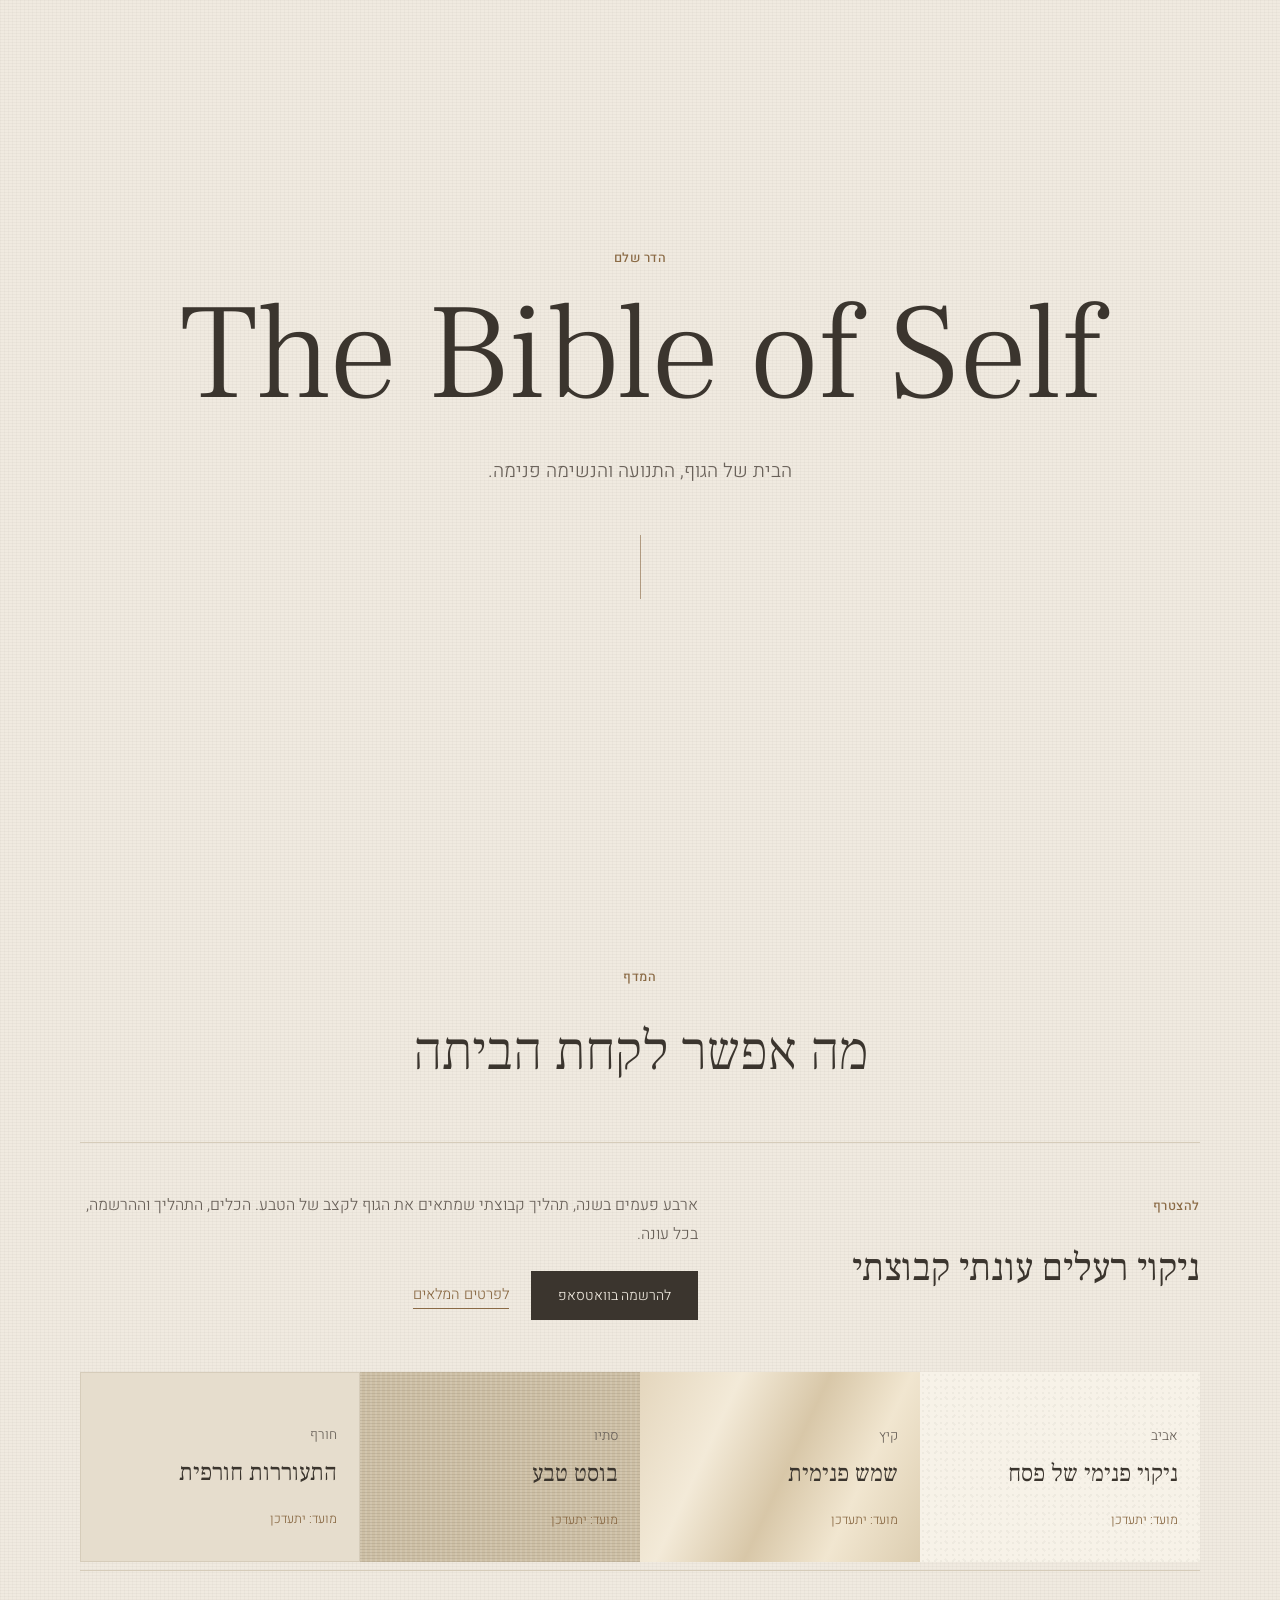
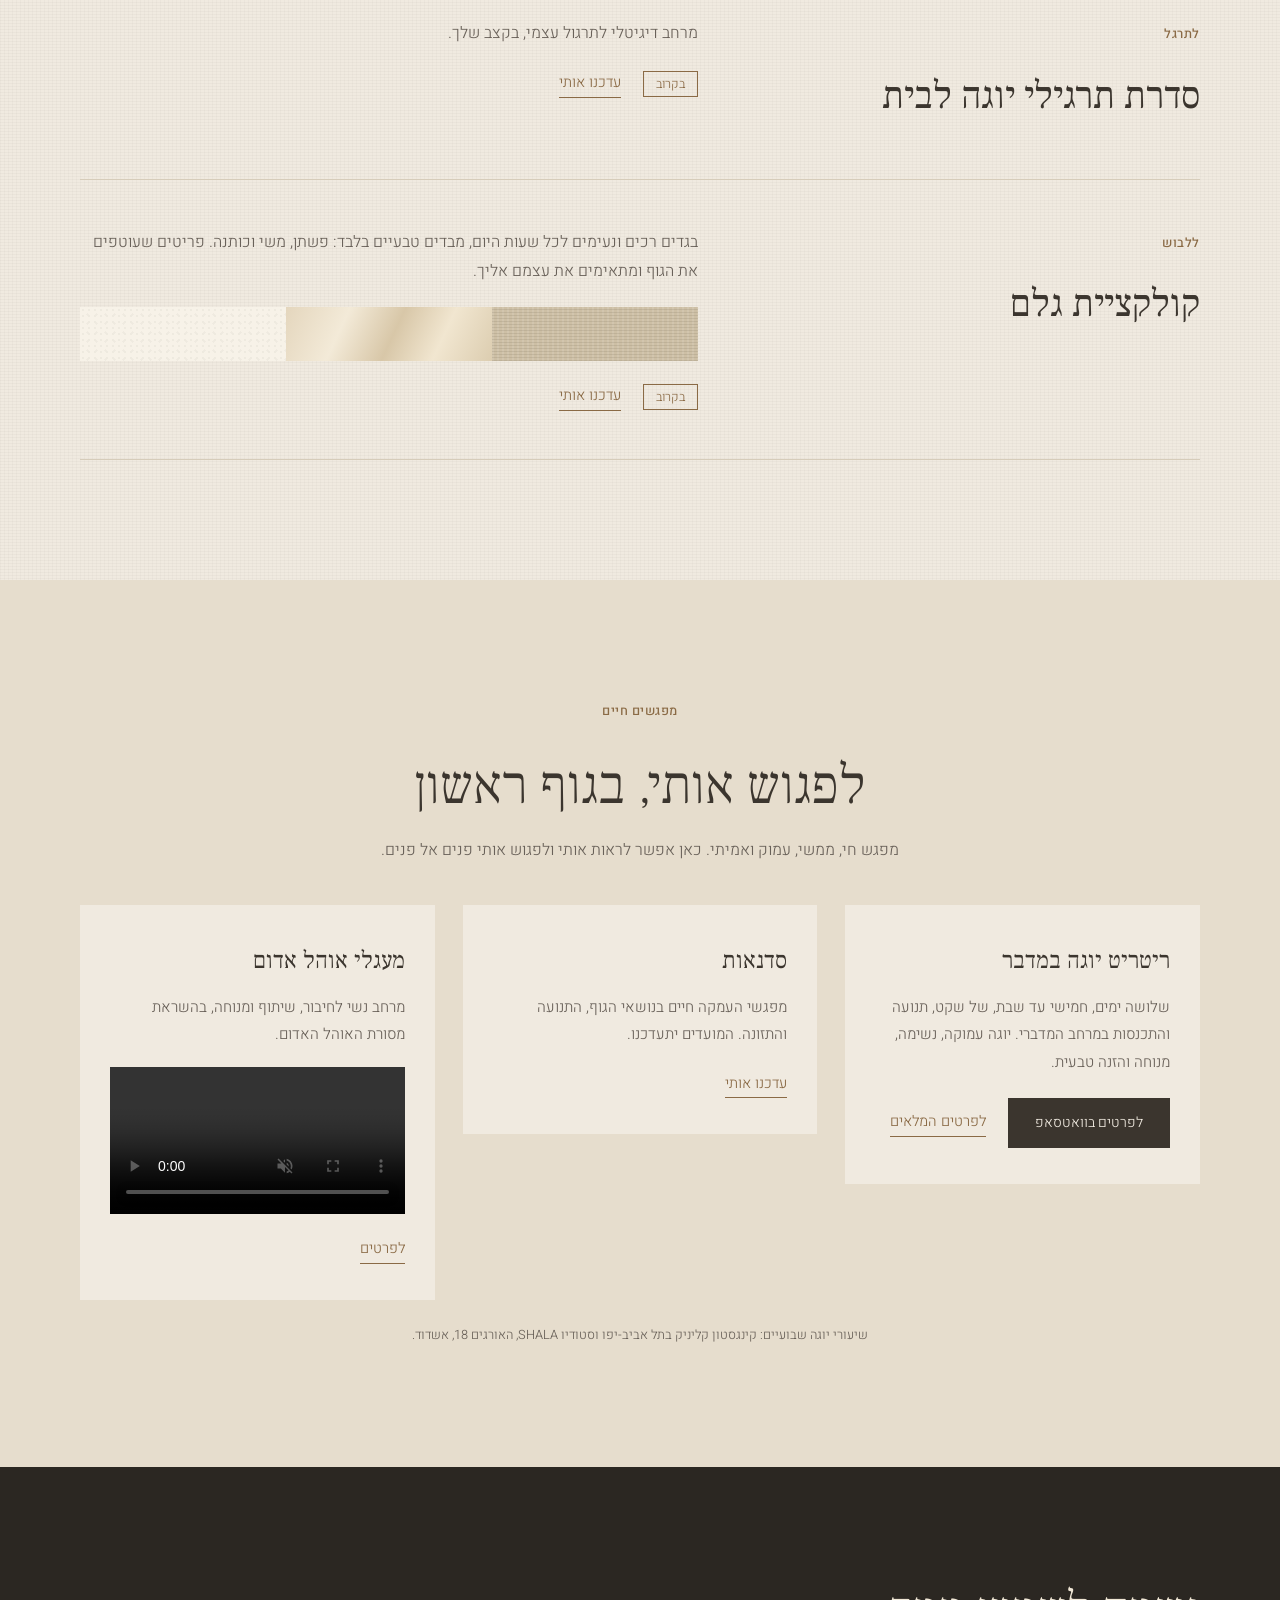
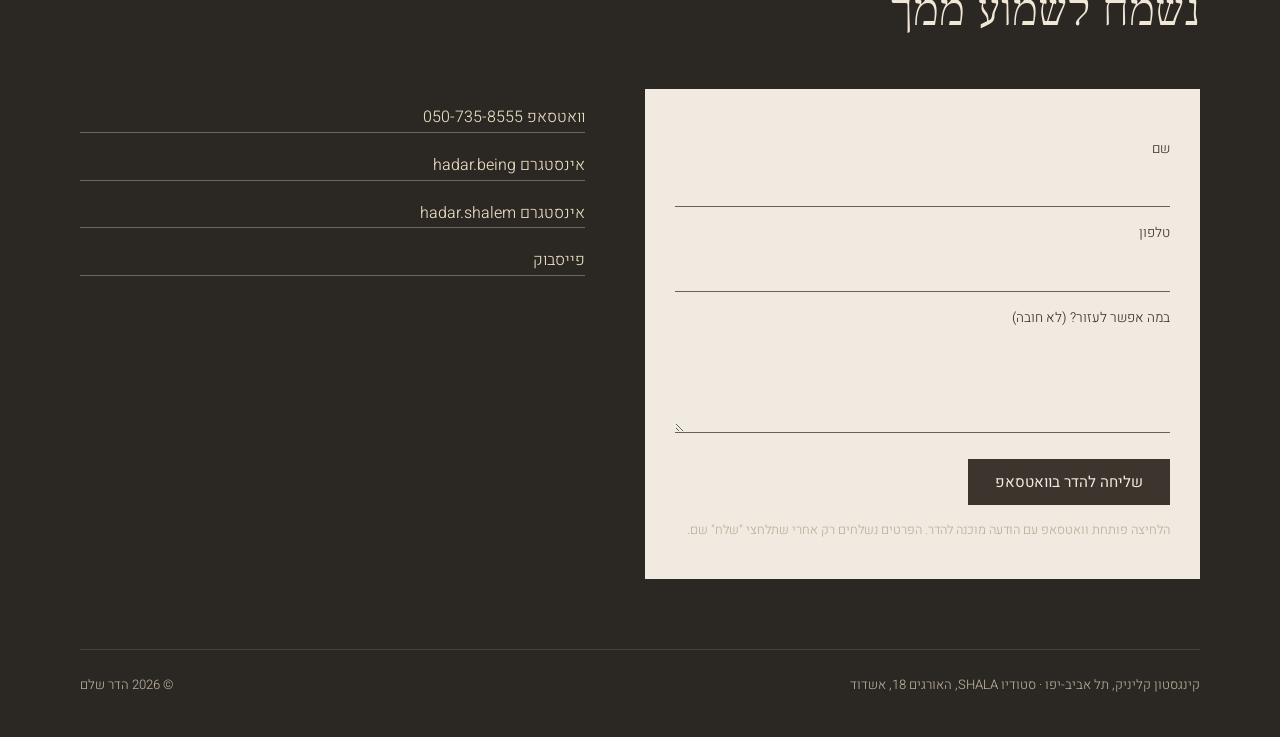
<file: index.html>
<!DOCTYPE html>
<html lang="he" dir="rtl">
<head>
<meta charset="UTF-8">
<meta name="viewport" content="width=device-width, initial-scale=1.0">
<title>The Bible of Self | הדר שלם</title>
<meta name="description" content="The Bible of Self, הבית של הגוף, התנועה והנשימה פנימה. ניקוי רעלים עונתי, יוגה לבית, בגדים רכים ומפגשים חיים עם הדר שלם.">
<link rel="icon" href="data:image/svg+xml,<svg xmlns=%22http://www.w3.org/2000/svg%22 viewBox=%220 0 100 100%22><circle cx=%2250%22 cy=%2250%22 r=%2230%22 fill=%22%238a6a45%22/></svg>">
<link rel="preconnect" href="https://fonts.googleapis.com">
<link rel="preconnect" href="https://fonts.gstatic.com" crossorigin>
<link href="https://fonts.googleapis.com/css2?family=Frank+Ruhl+Libre:wght@300;400;500&family=Heebo:wght@300;400;500&display=swap" rel="stylesheet">
<link rel="stylesheet" href="site.css?v=6">
</head>
<body class="linen">

<header class="b-hero">
  <p class="label">הדר שלם</p>
  <h1 class="b-title">The Bible of Self</h1>
  <p class="b-sub">הבית של הגוף, התנועה והנשימה פנימה.</p>
  <div class="cue" aria-hidden="true"></div>
</header>

<section class="b-section" id="shelf">
  <div class="wrap">
    <div class="head reveal b-head">
      <p class="label">המדף</p>
      <h2>מה אפשר לקחת הביתה</h2>
    </div>

    <div class="b-item reveal">
      <div>
        <p class="label">להצטרף</p>
        <h3>ניקוי רעלים עונתי קבוצתי</h3>
      </div>
      <div>
        <p>ארבע פעמים בשנה, תהליך קבוצתי שמתאים את הגוף לקצב של הטבע. הכלים, התהליך וההרשמה, בכל עונה.</p>
        <p class="b-links"><a class="btn solid" href="https://wa.me/972507358555?text=%D7%A9%D7%9C%D7%95%D7%9D%20%D7%94%D7%93%D7%A8%2C%20%D7%90%D7%A9%D7%9E%D7%97%20%D7%9C%D7%A4%D7%A8%D7%98%D7%99%D7%9D%20%D7%95%D7%9C%D7%94%D7%A8%D7%A9%D7%9E%D7%94%20%D7%9C%D7%A0%D7%99%D7%A7%D7%95%D7%99%20%D7%94%D7%A2%D7%95%D7%A0%D7%AA%D7%99%20%D7%94%D7%A7%D7%91%D7%95%D7%A6%D7%AA%D7%99." target="_blank" rel="noopener">להרשמה בוואטסאפ</a> <a class="b-more" href="seasonal-detox.html">לפרטים המלאים</a></p>
      </div>
    </div>
    <div class="seasons-grid reveal">
      <article class="season f-cotton"><small>אביב</small><h4>ניקוי פנימי של פסח</h4><span>מועד: יתעדכן</span></article>
      <article class="season f-silk"><small>קיץ</small><h4>שמש פנימית</h4><span>מועד: יתעדכן</span></article>
      <article class="season f-linen"><small>סתיו</small><h4>בוסט טבע</h4><span>מועד: יתעדכן</span></article>
      <article class="season bg-deep"><small>חורף</small><h4>התעוררות חורפית</h4><span>מועד: יתעדכן</span></article>
    </div>

    <div class="b-item reveal">
      <div>
        <p class="label">לתרגל</p>
        <h3>סדרת תרגילי יוגה לבית</h3>
      </div>
      <div>
        <p>מרחב דיגיטלי לתרגול עצמי, בקצב שלך.</p>
        <p class="b-links"><span class="soon">בקרוב</span> <a class="b-more" href="https://wa.me/972507358555?text=%D7%A9%D7%9C%D7%95%D7%9D%20%D7%94%D7%93%D7%A8%2C%20%D7%90%D7%A9%D7%9E%D7%97%20%D7%9C%D7%A9%D7%9E%D7%95%D7%A2%20%D7%9B%D7%A9%D7%A1%D7%93%D7%A8%D7%AA%20%D7%AA%D7%A8%D7%92%D7%99%D7%9C%D7%99%20%D7%94%D7%99%D7%95%D7%92%D7%94%20%D7%9C%D7%91%D7%99%D7%AA%20%D7%AA%D7%94%D7%99%D7%94%20%D7%9E%D7%95%D7%9B%D7%A0%D7%94." target="_blank" rel="noopener">עדכנו אותי</a></p>
      </div>
    </div>

    <div class="b-item reveal">
      <div>
        <p class="label">ללבוש</p>
        <h3>קולקציית גלם</h3>
      </div>
      <div>
        <p>בגדים רכים ונעימים לכל שעות היום, מבדים טבעיים בלבד: פשתן, משי וכותנה. פריטים שעוטפים את הגוף ומתאימים את עצמם אליך.</p>
        <div class="fabric-strip" aria-hidden="true"><span class="f-linen"></span><span class="f-silk"></span><span class="f-cotton"></span></div>
        <p class="b-links"><span class="soon">בקרוב</span> <a class="b-more" href="https://wa.me/972507358555?text=%D7%A9%D7%9C%D7%95%D7%9D%20%D7%94%D7%93%D7%A8%2C%20%D7%90%D7%A9%D7%9E%D7%97%20%D7%9C%D7%A9%D7%9E%D7%95%D7%A2%20%D7%9B%D7%A9%D7%A7%D7%95%D7%9C%D7%A7%D7%A6%D7%99%D7%99%D7%AA%20%D7%92%D7%9C%D7%9D%20%D7%AA%D7%94%D7%99%D7%94%20%D7%9E%D7%95%D7%9B%D7%A0%D7%94." target="_blank" rel="noopener">עדכנו אותי</a></p>
      </div>
    </div>
  </div>
</section>

<section class="b-section alt" id="live">
  <div class="wrap">
    <div class="head reveal b-head">
      <p class="label">מפגשים חיים</p>
      <h2>לפגוש אותי, בגוף ראשון</h2>
      <p class="lead b-center">מפגש חי, ממשי, עמוק ואמיתי. כאן אפשר לראות אותי ולפגוש אותי פנים אל פנים.</p>
    </div>
    <div class="live-grid">
      <article class="soft-card reveal">
        <h3>ריטריט יוגה במדבר</h3>
        <p>שלושה ימים, חמישי עד שבת, של שקט, תנועה והתכנסות במרחב המדברי. יוגה עמוקה, נשימה, מנוחה והזנה טבעית.</p>
        <p class="b-links"><a class="btn solid" href="https://wa.me/972507358555?text=%D7%A9%D7%9C%D7%95%D7%9D%20%D7%94%D7%93%D7%A8%2C%20%D7%90%D7%A9%D7%9E%D7%97%20%D7%9C%D7%A4%D7%A8%D7%98%D7%99%D7%9D%20%D7%A2%D7%9C%20%D7%94%D7%A8%D7%99%D7%98%D7%A8%D7%99%D7%98%20%D7%94%D7%A7%D7%A8%D7%95%D7%91." target="_blank" rel="noopener">לפרטים בוואטסאפ</a> <a class="b-more" href="retreat.html">לפרטים המלאים</a></p>
      </article>
      <article class="soft-card reveal">
        <h3>סדנאות</h3>
        <p>מפגשי העמקה חיים בנושאי הגוף, התנועה והתזונה. המועדים יתעדכנו.</p>
        <p class="b-links"><a class="b-more" href="https://wa.me/972507358555?text=%D7%A9%D7%9C%D7%95%D7%9D%20%D7%94%D7%93%D7%A8%2C%20%D7%90%D7%A9%D7%9E%D7%97%20%D7%9C%D7%A9%D7%9E%D7%95%D7%A2%20%D7%A2%D7%9C%20%D7%A1%D7%93%D7%A0%D7%90%D7%95%D7%AA%20%D7%A7%D7%A8%D7%95%D7%91%D7%95%D7%AA." target="_blank" rel="noopener">עדכנו אותי</a></p>
      </article>
      <article class="soft-card reveal">
        <h3>מעגלי אוהל אדום</h3>
        <p>מרחב נשי לחיבור, שיתוף ומנוחה, בהשראת מסורת האוהל האדום.</p>
        <video class="card-video" src="media/red-tent-circle.mp4" controls muted playsinline preload="metadata"></video>
        <p class="b-links"><a class="b-more" href="https://wa.me/972507358555?text=%D7%A9%D7%9C%D7%95%D7%9D%20%D7%94%D7%93%D7%A8%2C%20%D7%90%D7%A9%D7%9E%D7%97%20%D7%9C%D7%A4%D7%A8%D7%98%D7%99%D7%9D%20%D7%A2%D7%9C%20%D7%9E%D7%A2%D7%92%D7%9C%20%D7%94%D7%90%D7%95%D7%94%D7%9C%20%D7%94%D7%90%D7%93%D7%95%D7%9D%20%D7%94%D7%A7%D7%A8%D7%95%D7%91." target="_blank" rel="noopener">לפרטים</a></p>
      </article>
    </div>
    <p class="fine b-center">שיעורי יוגה שבועיים: קינגסטון קליניק בתל אביב-יפו וסטודיו SHALA, האורגים 18, אשדוד.</p>
  </div>
</section>

<footer class="contact" id="contact">
  <div class="wrap">
    <h2>נשמח לשמוע ממך</h2>
    <div class="b-contact">
      <form class="lead-form" id="leadForm">
        <label for="f-name">שם</label>
        <input id="f-name" name="name" type="text" autocomplete="name" required>
        <label for="f-phone">טלפון</label>
        <input id="f-phone" name="phone" type="tel" autocomplete="tel" required>
        <label for="f-msg">במה אפשר לעזור? (לא חובה)</label>
        <textarea id="f-msg" name="msg" rows="3"></textarea>
        <button type="submit" class="btn solid">שליחה להדר בוואטסאפ</button>
        <p class="fine">הלחיצה פותחת וואטסאפ עם הודעה מוכנה להדר. הפרטים נשלחים רק אחרי שתלחצי "שלח" שם.</p>
      </form>
      <div class="row b-row">
        <a href="https://wa.me/972507358555" target="_blank" rel="noopener">וואטסאפ 050-735-8555</a>
        <a href="https://www.instagram.com/hadar.being/" target="_blank" rel="noopener">אינסטגרם hadar.being</a>
        <a href="https://www.instagram.com/hadar.shalem/" target="_blank" rel="noopener">אינסטגרם hadar.shalem</a>
        <a href="https://www.facebook.com/hadar.iluz.7" target="_blank" rel="noopener">פייסבוק</a>
      </div>
    </div>
    <div class="foot">
      <span>קינגסטון קליניק, תל אביב-יפו · סטודיו SHALA, האורגים 18, אשדוד</span>
      <span>&copy; <span id="y"></span> הדר שלם</span>
    </div>
  </div>
</footer>

<script>
document.getElementById('y').textContent = new Date().getFullYear();
var items = document.querySelectorAll('.reveal');
if ('IntersectionObserver' in window) {
  var io = new IntersectionObserver(function (entries) {
    entries.forEach(function (e) { if (e.isIntersecting) { e.target.classList.add('in'); io.unobserve(e.target); } });
  }, { threshold: 0.12 });
  items.forEach(function (el) { io.observe(el); });
} else {
  items.forEach(function (el) { el.classList.add('in'); });
}
document.getElementById('leadForm').addEventListener('submit', function (e) {
  e.preventDefault();
  var f = e.target;
  var text = 'שלום הדר, הגעתי מהאתר.\nשם: ' + f.name.value + '\nטלפון: ' + f.phone.value + (f.msg.value ? '\n' + f.msg.value : '');
  window.open('https://wa.me/972507358555?text=' + encodeURIComponent(text), '_blank', 'noopener');
});
</script>
<script src="review.js"></script>
</body>
</html>
</file>
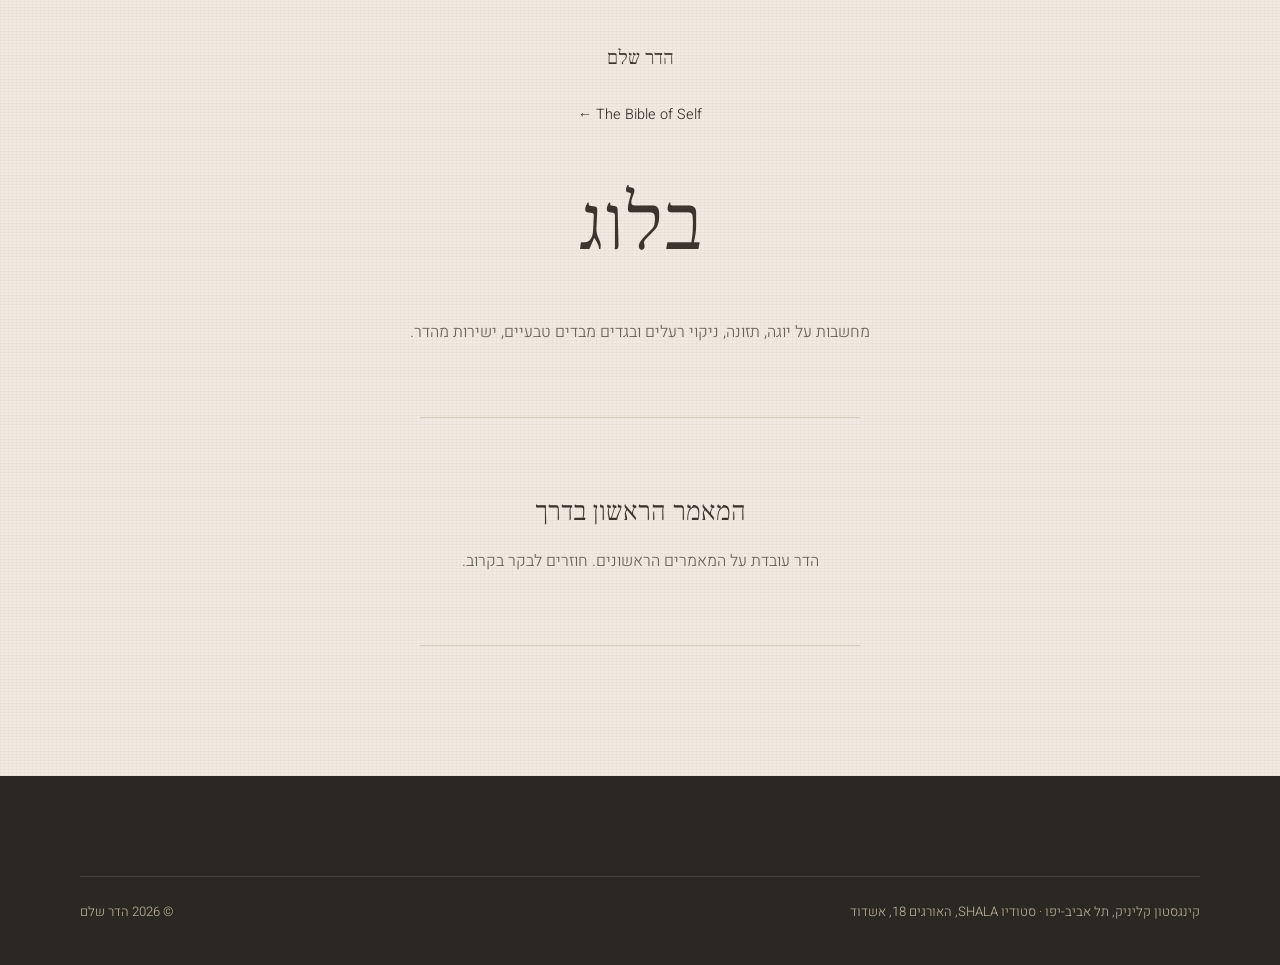
<file: blog.html>
<!DOCTYPE html>
<html lang="he" dir="rtl">
<head>
<meta charset="UTF-8">
<meta name="viewport" content="width=device-width, initial-scale=1.0">
<title>בלוג | הדר שלם — בחזרה לטבע שלך</title>
<meta name="description" content="מאמרים על יוגה, תזונה, ניקוי רעלים ובגדים מבדים טבעיים מאת הדר שלם.">
<link rel="icon" href="data:image/svg+xml,<svg xmlns=%22http://www.w3.org/2000/svg%22 viewBox=%220 0 100 100%22><circle cx=%2250%22 cy=%2250%22 r=%2230%22 fill=%22%238a6a45%22/></svg>">
<link rel="preconnect" href="https://fonts.googleapis.com">
<link rel="preconnect" href="https://fonts.gstatic.com" crossorigin>
<link href="https://fonts.googleapis.com/css2?family=Frank+Ruhl+Libre:wght@300;400;500&family=Heebo:wght@300;400;500&display=swap" rel="stylesheet">
<link rel="stylesheet" href="site.css?v=6">
</head>
<body class="linen">

<header class="page-head">
  <div class="wrap">
    <div class="brand"><a href="index.html">הדר שלם</a></div>
    <nav class="nav" style="margin-bottom:0"><a href="index.html">The Bible of Self ←</a></nav>
    <h1>בלוג</h1>
    <p class="sub">מחשבות על יוגה, תזונה, ניקוי רעלים ובגדים מבדים טבעיים, ישירות מהדר.</p>
  </div>
</header>

<main class="blog-list">
  <div class="wrap">
    <div class="blog-empty">
      <h2>המאמר הראשון בדרך</h2>
      <p>הדר עובדת על המאמרים הראשונים. חוזרים לבקר בקרוב.</p>
    </div>
    <!--
      תבנית לכתבה בודדת:
      <article class="blog-card">
        <p class="label">תאריך</p>
        <h3><a href="#">כותרת המאמר</a></h3>
        <p>תקציר קצר...</p>
      </article>
    -->
  </div>
</main>

<footer class="contact">
  <div class="wrap">
    <div class="foot">
      <span>קינגסטון קליניק, תל אביב-יפו · סטודיו SHALA, האורגים 18, אשדוד</span>
      <span>&copy; <span id="y"></span> הדר שלם</span>
    </div>
  </div>
</footer>
<script>document.getElementById('y').textContent = new Date().getFullYear();</script>
<script src="review.js"></script>
</body>
</html>
</file>
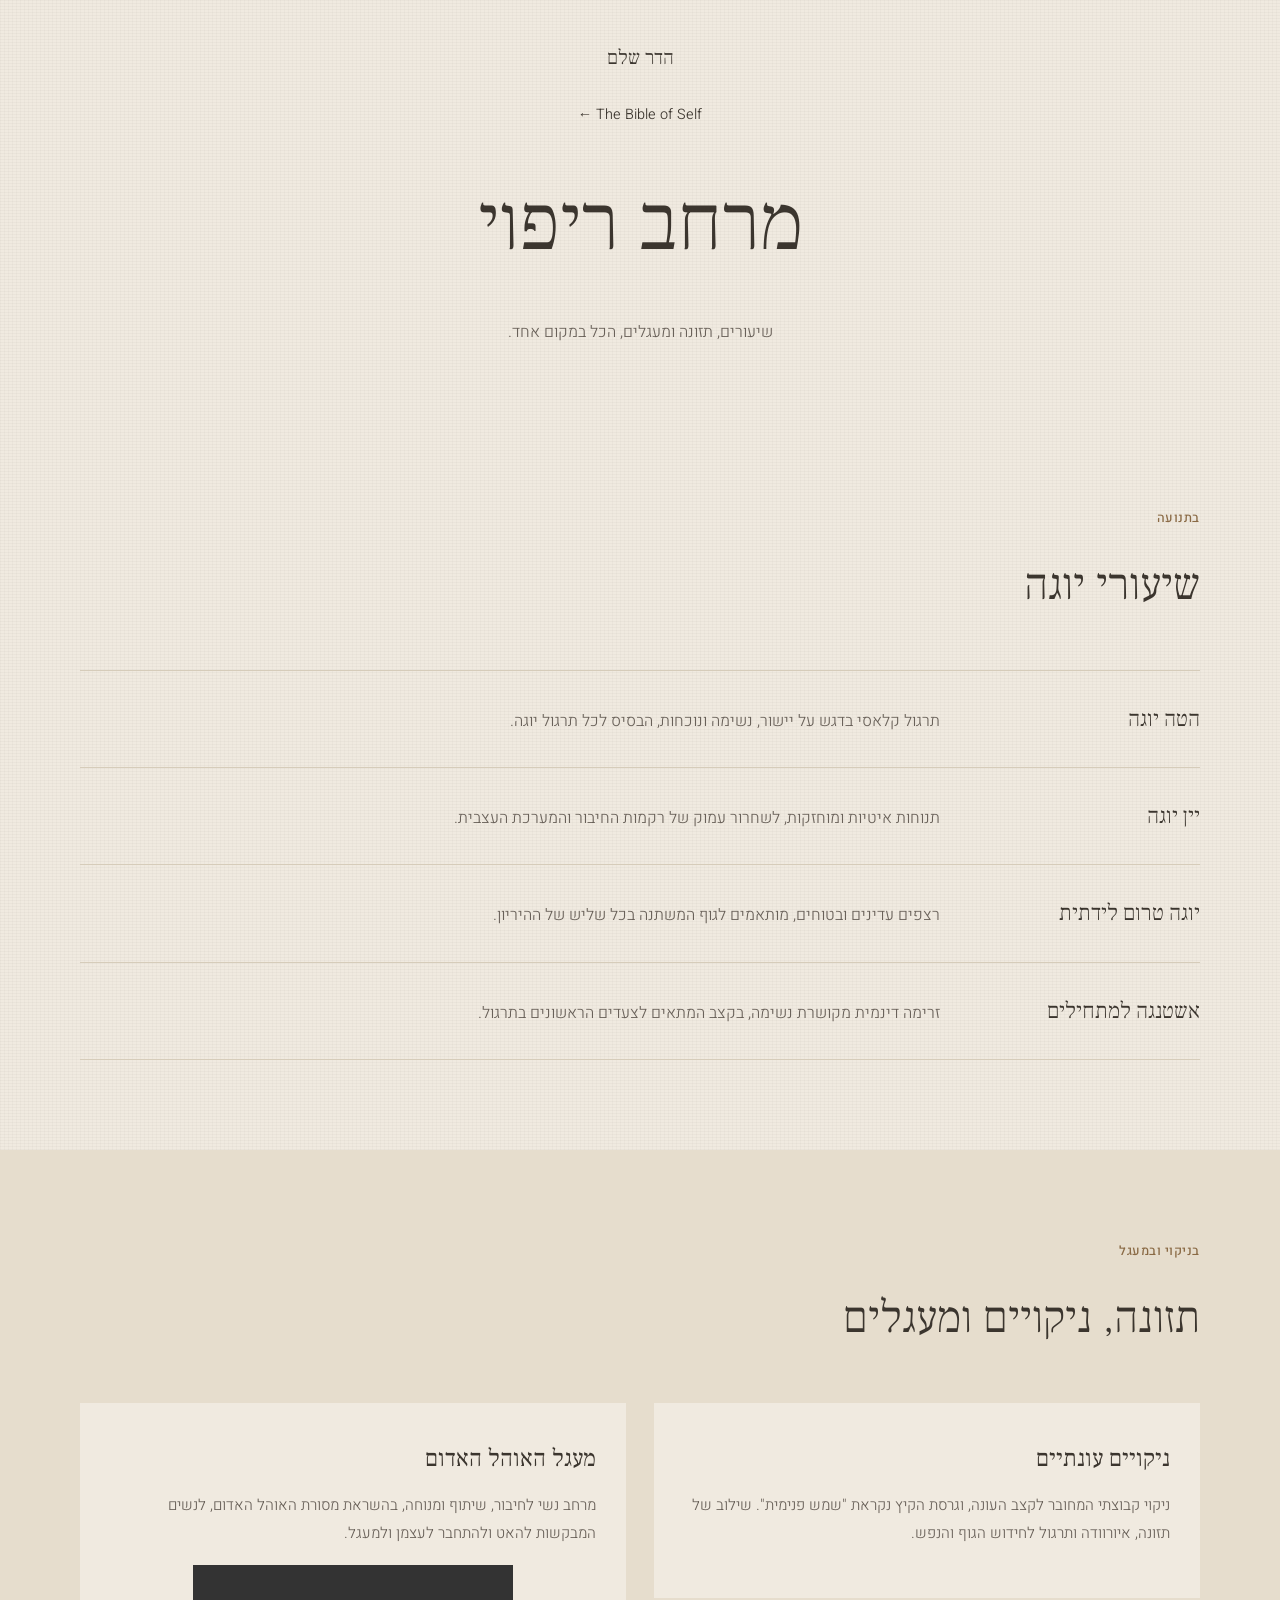
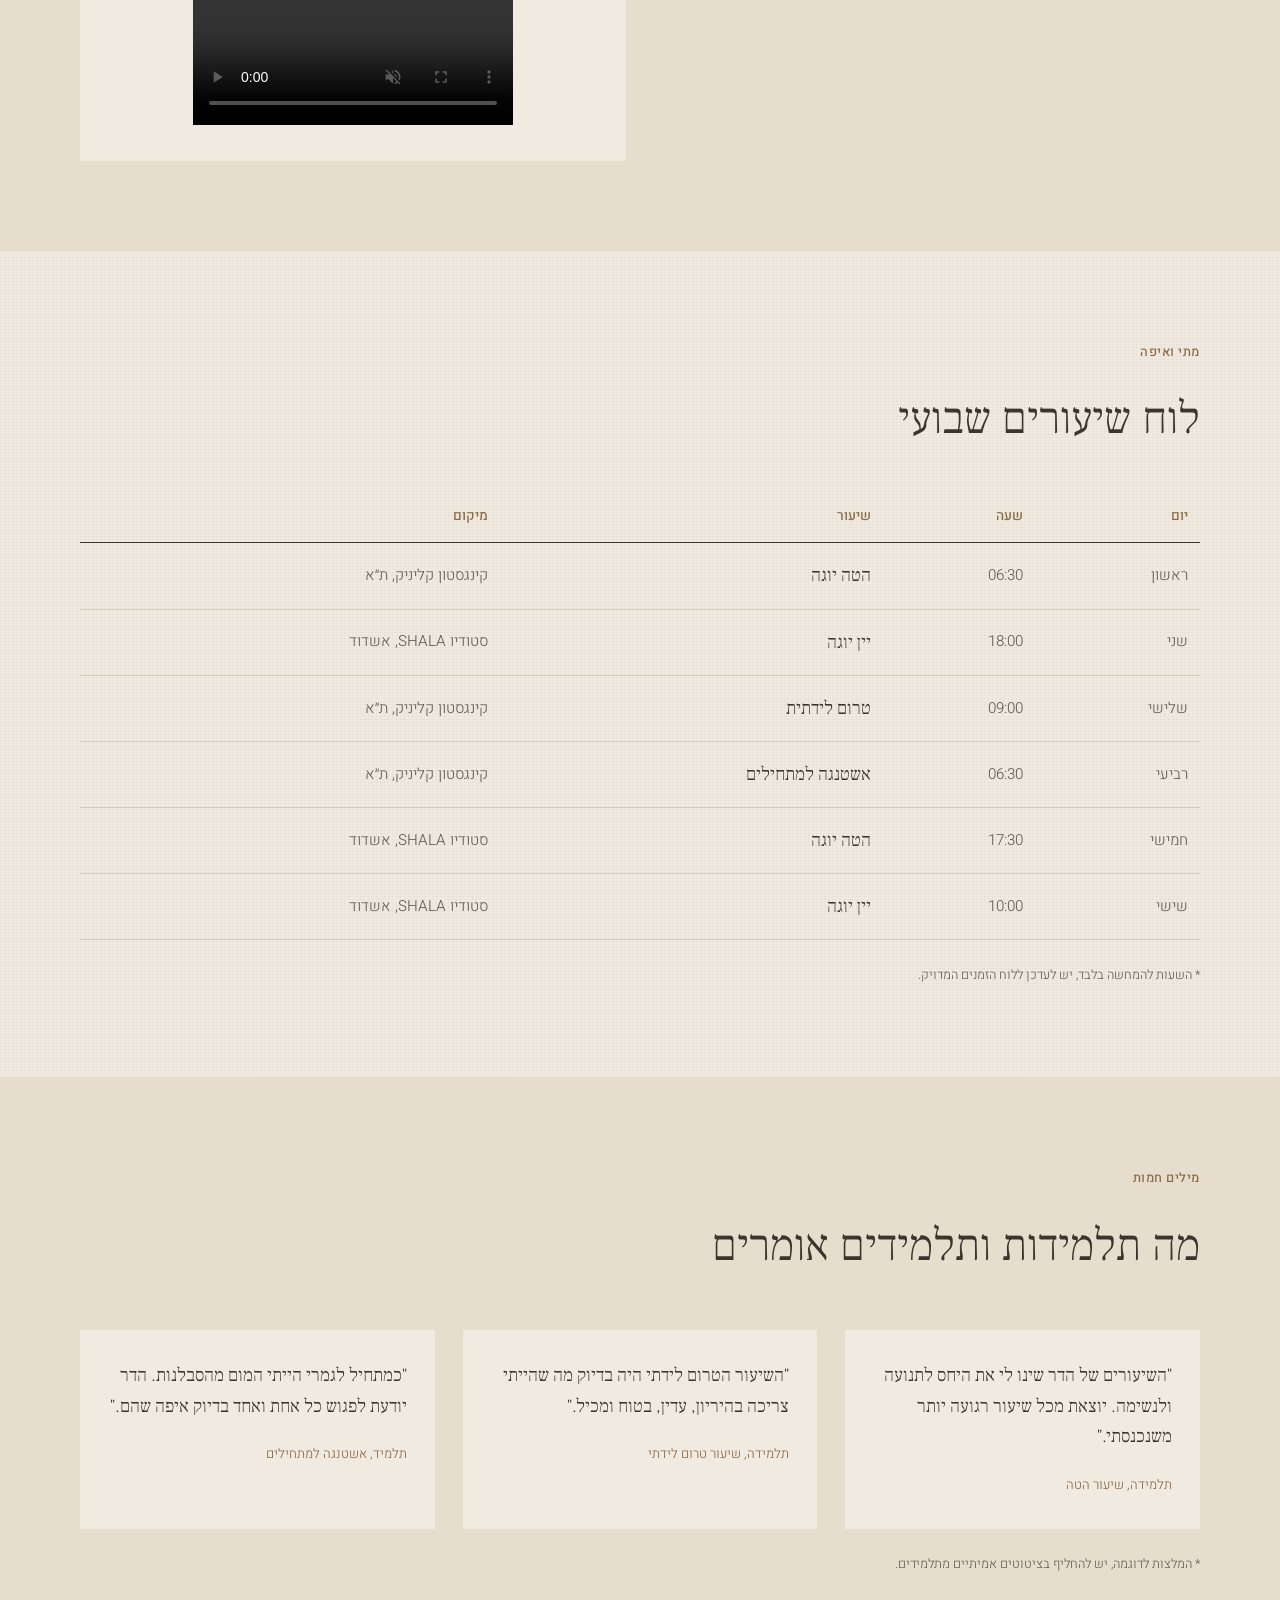
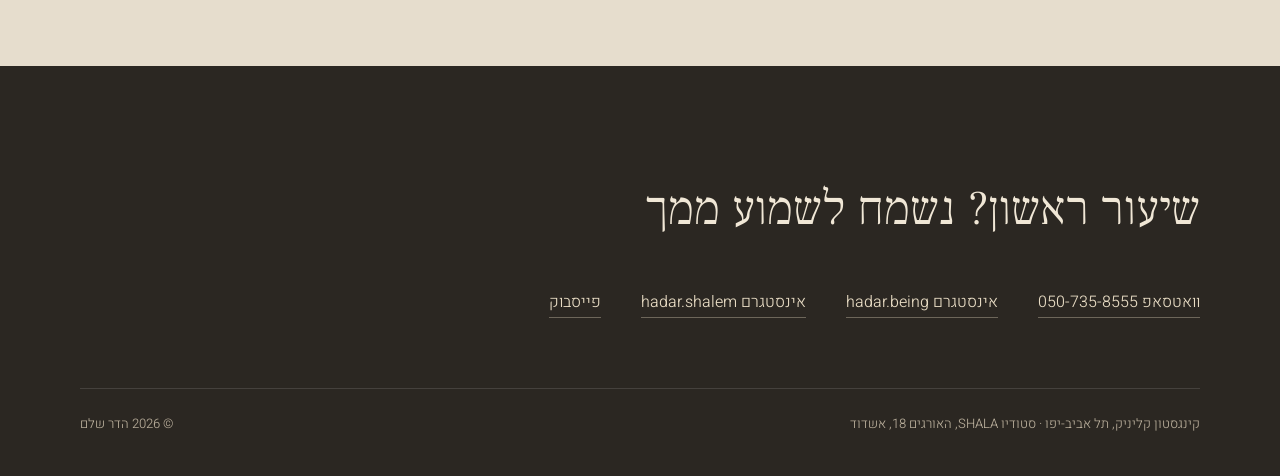
<file: classes.html>
<!DOCTYPE html>
<html lang="he" dir="rtl">
<head>
<meta charset="UTF-8">
<meta name="viewport" content="width=device-width, initial-scale=1.0">
<title>מרחב ריפוי | הדר שלם — בחזרה לטבע שלך</title>
<meta name="description" content="שיעורי הטה, יין, טרום לידתית ואשטנגה בתל אביב-יפו ובאשדוד, ניקויים עונתיים ומעגל האוהל האדום, עם הדר שלם.">
<link rel="icon" href="data:image/svg+xml,<svg xmlns=%22http://www.w3.org/2000/svg%22 viewBox=%220 0 100 100%22><circle cx=%2250%22 cy=%2250%22 r=%2230%22 fill=%22%238a6a45%22/></svg>">
<link rel="preconnect" href="https://fonts.googleapis.com">
<link rel="preconnect" href="https://fonts.gstatic.com" crossorigin>
<link href="https://fonts.googleapis.com/css2?family=Frank+Ruhl+Libre:wght@300;400;500&family=Heebo:wght@300;400;500&display=swap" rel="stylesheet">
<link rel="stylesheet" href="site.css?v=6">
</head>
<body class="linen">

<header class="page-head">
  <div class="wrap">
    <div class="brand"><a href="index.html">הדר שלם</a></div>
    <nav class="nav" style="margin-bottom:0"><a href="index.html">The Bible of Self ←</a></nav>
    <h1 id="healing-space">מרחב ריפוי</h1>
    <p class="sub">שיעורים, תזונה ומעגלים, הכל במקום אחד.</p>
  </div>
</header>

<main>

  <section class="space-section">
    <div class="wrap">
      <div class="head reveal">
        <p class="label">בתנועה</p>
        <h2>שיעורי יוגה</h2>
      </div>
      <div class="rows">
        <div class="row-item reveal">
          <div class="where">הטה יוגה</div>
          <p>תרגול קלאסי בדגש על יישור, נשימה ונוכחות, הבסיס לכל תרגול יוגה.</p>
        </div>
        <div class="row-item reveal">
          <div class="where">יין יוגה</div>
          <p>תנוחות איטיות ומוחזקות, לשחרור עמוק של רקמות החיבור והמערכת העצבית.</p>
        </div>
        <div class="row-item reveal">
          <div class="where">יוגה טרום לידתית</div>
          <p>רצפים עדינים ובטוחים, מותאמים לגוף המשתנה בכל שליש של ההיריון.</p>
        </div>
        <div class="row-item reveal">
          <div class="where">אשטנגה למתחילים</div>
          <p>זרימה דינמית מקושרת נשימה, בקצב המתאים לצעדים הראשונים בתרגול.</p>
        </div>
      </div>
    </div>
  </section>

  <section class="space-section alt">
    <div class="wrap">
      <div class="head reveal">
        <p class="label">בניקוי ובמעגל</p>
        <h2>תזונה, ניקויים ומעגלים</h2>
      </div>
      <div class="duo">
        <article class="soft-card reveal">
          <h3>ניקויים עונתיים</h3>
          <p>ניקוי קבוצתי המחובר לקצב העונה, וגרסת הקיץ נקראת "שמש פנימית". שילוב של תזונה, איורוודה ותרגול לחידוש הגוף והנפש.</p>
        </article>
        <article class="soft-card reveal">
          <h3>מעגל האוהל האדום</h3>
          <p>מרחב נשי לחיבור, שיתוף ומנוחה, בהשראת מסורת האוהל האדום, לנשים המבקשות להאט ולהתחבר לעצמן ולמעגל.</p>
          <video class="card-video" src="media/red-tent-circle.mp4" controls muted playsinline preload="metadata"></video>
        </article>
      </div>
    </div>
  </section>

  <section class="space-section">
    <div class="wrap">
      <div class="head reveal">
        <p class="label">מתי ואיפה</p>
        <h2>לוח שיעורים שבועי</h2>
      </div>
      <div class="schedule-wrap reveal">
        <table class="schedule">
          <thead>
            <tr><th>יום</th><th>שעה</th><th>שיעור</th><th>מיקום</th></tr>
          </thead>
          <tbody>
            <tr><td>ראשון</td><td>06:30</td><td>הטה יוגה</td><td>קינגסטון קליניק, ת״א</td></tr>
            <tr><td>שני</td><td>18:00</td><td>יין יוגה</td><td>סטודיו SHALA, אשדוד</td></tr>
            <tr><td>שלישי</td><td>09:00</td><td>טרום לידתית</td><td>קינגסטון קליניק, ת״א</td></tr>
            <tr><td>רביעי</td><td>06:30</td><td>אשטנגה למתחילים</td><td>קינגסטון קליניק, ת״א</td></tr>
            <tr><td>חמישי</td><td>17:30</td><td>הטה יוגה</td><td>סטודיו SHALA, אשדוד</td></tr>
            <tr><td>שישי</td><td>10:00</td><td>יין יוגה</td><td>סטודיו SHALA, אשדוד</td></tr>
          </tbody>
        </table>
      </div>
      <p class="fine">* השעות להמחשה בלבד, יש לעדכן ללוח הזמנים המדויק.</p>
    </div>
  </section>

  <section class="space-section alt" id="testimonials">
    <div class="wrap">
      <div class="head reveal">
        <p class="label">מילים חמות</p>
        <h2>מה תלמידות ותלמידים אומרים</h2>
      </div>
      <div class="quotes">
        <blockquote class="reveal">
          <p>"השיעורים של הדר שינו לי את היחס לתנועה ולנשימה. יוצאת מכל שיעור רגועה יותר משנכנסתי."</p>
          <cite>תלמידה, שיעור הטה</cite>
        </blockquote>
        <blockquote class="reveal">
          <p>"השיעור הטרום לידתי היה בדיוק מה שהייתי צריכה בהיריון, עדין, בטוח ומכיל."</p>
          <cite>תלמידה, שיעור טרום לידתי</cite>
        </blockquote>
        <blockquote class="reveal">
          <p>"כמתחיל לגמרי הייתי המום מהסבלנות. הדר יודעת לפגוש כל אחת ואחד בדיוק איפה שהם."</p>
          <cite>תלמיד, אשטנגה למתחילים</cite>
        </blockquote>
      </div>
      <p class="fine">* המלצות לדוגמה, יש להחליף בציטוטים אמיתיים מתלמידים.</p>
    </div>
  </section>

</main>

<footer class="contact" id="contact">
  <div class="wrap">
    <h2>שיעור ראשון? נשמח לשמוע ממך</h2>
    <div class="row">
      <a href="https://wa.me/972507358555" target="_blank" rel="noopener">וואטסאפ 050-735-8555</a>
      <a href="https://www.instagram.com/hadar.being/" target="_blank" rel="noopener">אינסטגרם hadar.being</a>
      <a href="https://www.instagram.com/hadar.shalem/" target="_blank" rel="noopener">אינסטגרם hadar.shalem</a>
      <a href="https://www.facebook.com/hadar.iluz.7" target="_blank" rel="noopener">פייסבוק</a>
    </div>
    <div class="foot">
      <span>קינגסטון קליניק, תל אביב-יפו · סטודיו SHALA, האורגים 18, אשדוד</span>
      <span>&copy; <span id="y"></span> הדר שלם</span>
    </div>
  </div>
</footer>

<script>
document.getElementById('y').textContent = new Date().getFullYear();
var items = document.querySelectorAll('.reveal');
if ('IntersectionObserver' in window) {
  var io = new IntersectionObserver(function (entries) {
    entries.forEach(function (e) { if (e.isIntersecting) { e.target.classList.add('in'); io.unobserve(e.target); } });
  }, { threshold: 0.12 });
  items.forEach(function (el) { io.observe(el); });
} else {
  items.forEach(function (el) { el.classList.add('in'); });
}
</script>
<script src="review.js"></script>
</body>
</html>
</file>
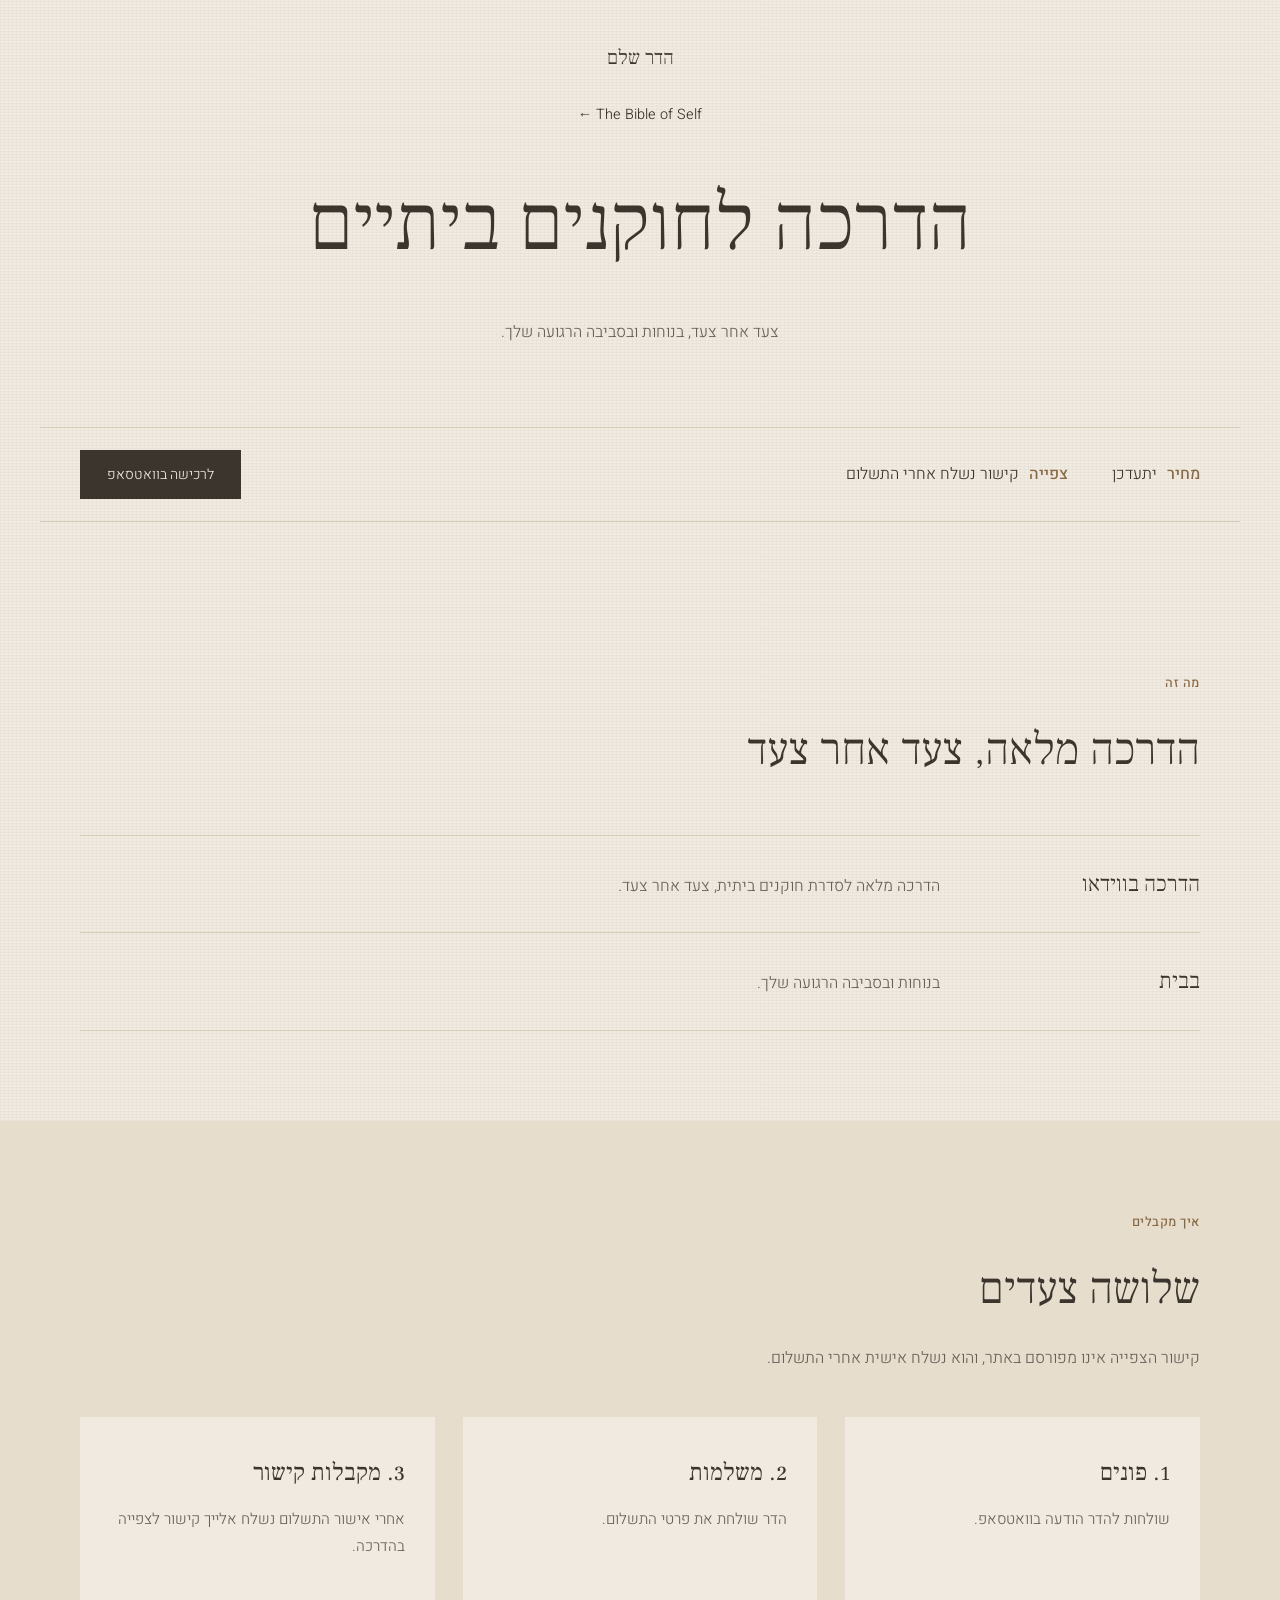
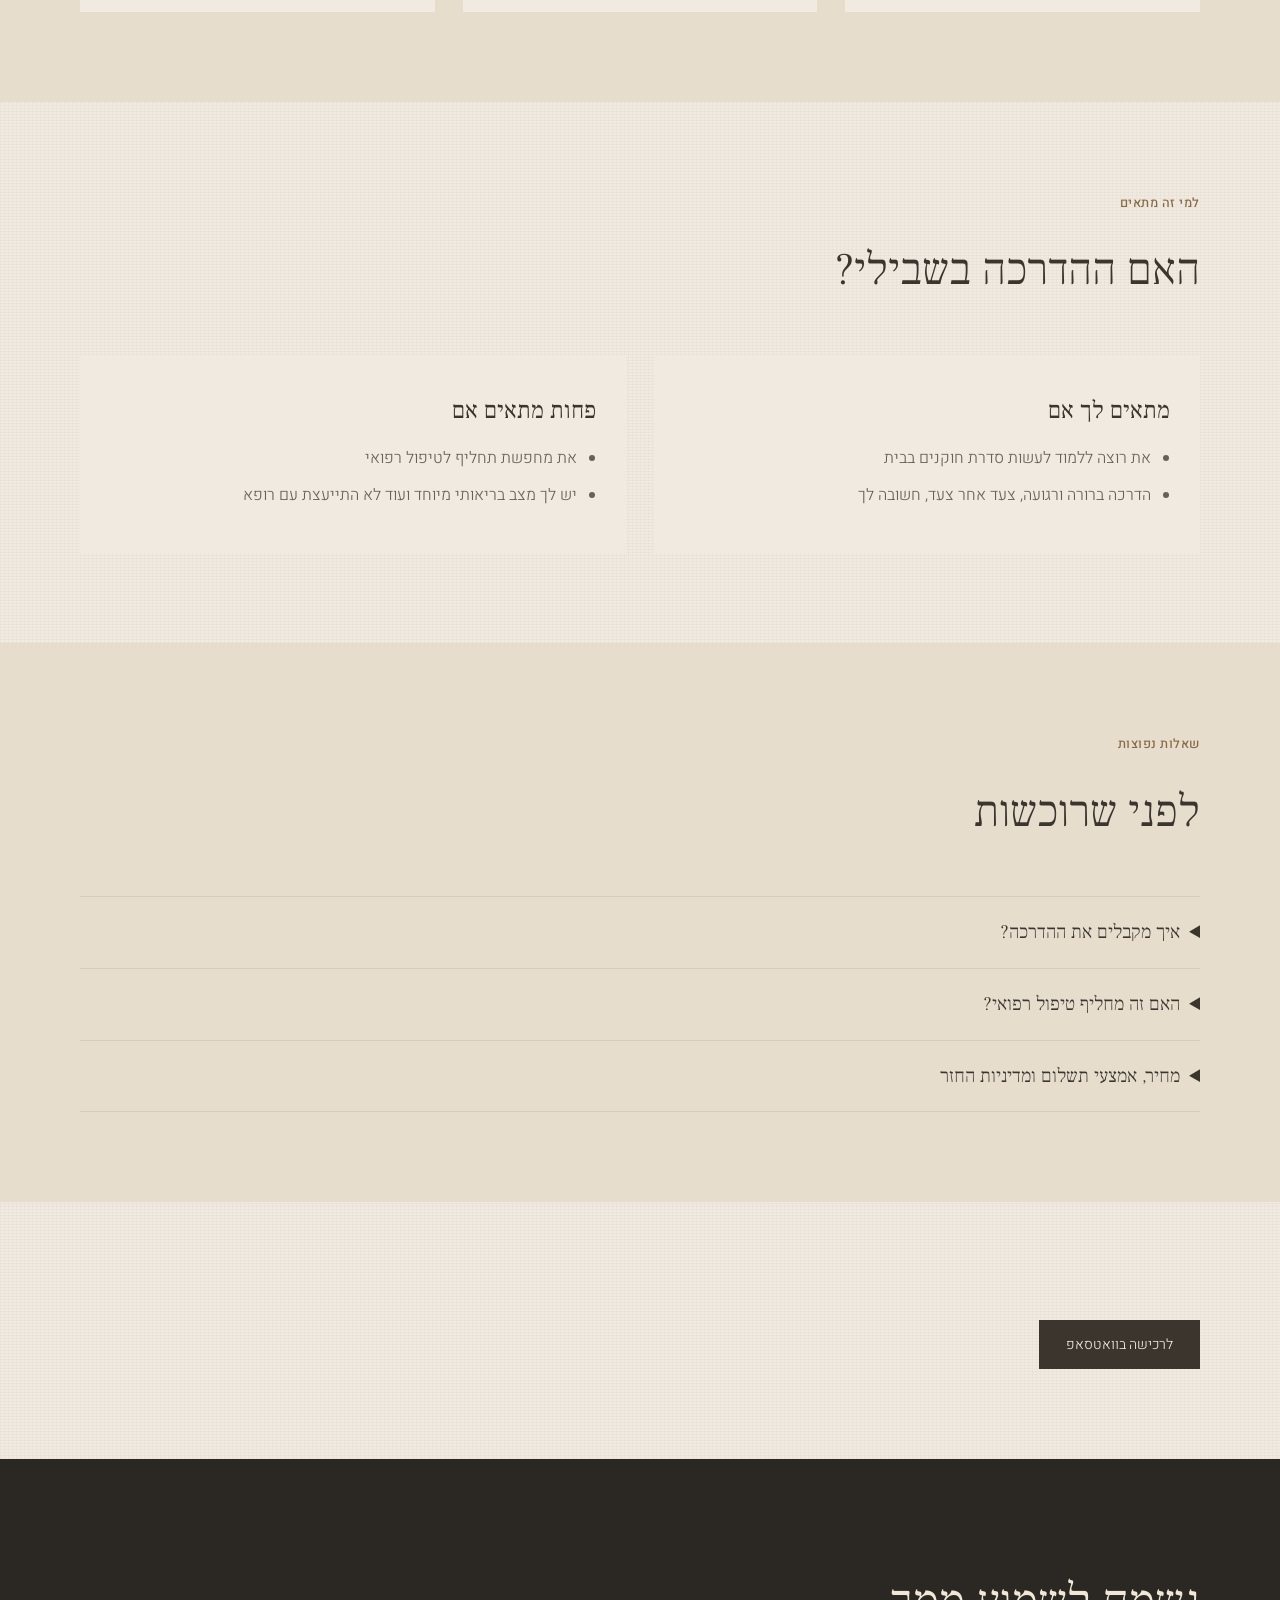
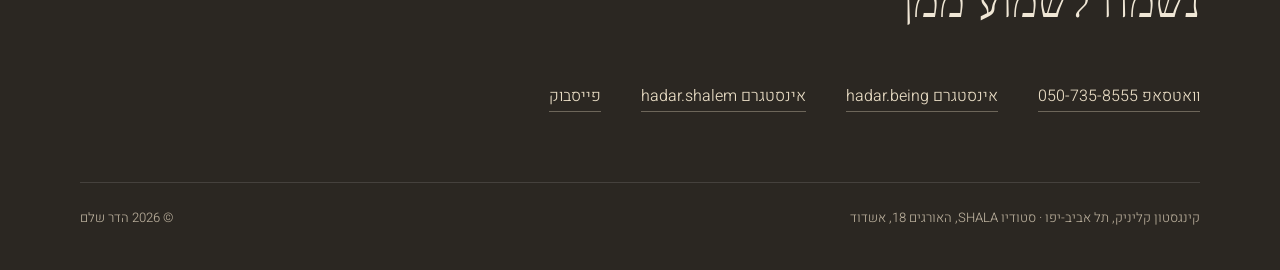
<file: enema-guide.html>
<!DOCTYPE html>
<html lang="he" dir="rtl">
<head>
<meta charset="UTF-8">
<meta name="viewport" content="width=device-width, initial-scale=1.0">
<title>הדרכה לחוקנים ביתיים | הדר שלם — בחזרה לטבע שלך</title>
<meta name="description" content="הדרכה מלאה, צעד אחר צעד, לסדרת חוקנים ביתית, בנוחות ובסביבה הרגועה שלך, עם הדר שלם.">
<link rel="icon" href="data:image/svg+xml,<svg xmlns=%22http://www.w3.org/2000/svg%22 viewBox=%220 0 100 100%22><circle cx=%2250%22 cy=%2250%22 r=%2230%22 fill=%22%238a6a45%22/></svg>">
<link rel="preconnect" href="https://fonts.googleapis.com">
<link rel="preconnect" href="https://fonts.gstatic.com" crossorigin>
<link href="https://fonts.googleapis.com/css2?family=Frank+Ruhl+Libre:wght@300;400;500&family=Heebo:wght@300;400;500&display=swap" rel="stylesheet">
<link rel="stylesheet" href="site.css?v=6">
</head>
<body class="linen">

<header class="page-head">
  <div class="wrap">
    <div class="brand"><a href="index.html">הדר שלם</a></div>
    <nav class="nav" style="margin-bottom:0"><a href="index.html">The Bible of Self ←</a></nav>
    <h1>הדרכה לחוקנים ביתיים</h1>
    <p class="sub">צעד אחר צעד, בנוחות ובסביבה הרגועה שלך.</p>
  </div>
</header>

<main>
  <section class="strip">
    <div class="wrap">
      <dl class="facts inline">
        <div><dt>מחיר</dt><dd>יתעדכן</dd></div>
        <div><dt>צפייה</dt><dd>קישור נשלח אחרי התשלום</dd></div>
      </dl>
      <a class="btn solid" href="https://wa.me/972507358555?text=%D7%A9%D7%9C%D7%95%D7%9D%20%D7%94%D7%93%D7%A8%2C%20%D7%90%D7%A9%D7%9E%D7%97%20%D7%9C%D7%A8%D7%9B%D7%95%D7%A9%20%D7%90%D7%AA%20%D7%94%D7%94%D7%93%D7%A8%D7%9B%D7%94%20%D7%9C%D7%97%D7%95%D7%A7%D7%A0%D7%99%D7%9D%20%D7%91%D7%99%D7%AA%D7%99%D7%99%D7%9D." target="_blank" rel="noopener">לרכישה בוואטסאפ</a>
    </div>
  </section>

  <section class="space-section">
    <div class="wrap">
      <div class="head reveal">
        <p class="label">מה זה</p>
        <h2>הדרכה מלאה, צעד אחר צעד</h2>
      </div>
      <div class="rows">
        <div class="row-item reveal"><div class="where">הדרכה בווידאו</div><p>הדרכה מלאה לסדרת חוקנים ביתית, צעד אחר צעד.</p></div>
        <div class="row-item reveal"><div class="where">בבית</div><p>בנוחות ובסביבה הרגועה שלך.</p></div>
      </div>
    </div>
  </section>

  <section class="space-section alt">
    <div class="wrap">
      <div class="head reveal">
        <p class="label">איך מקבלים</p>
        <h2>שלושה צעדים</h2>
        <p class="lead">קישור הצפייה אינו מפורסם באתר, והוא נשלח אישית אחרי התשלום.</p>
      </div>
      <div class="days">
        <article class="soft-card reveal"><h3>1. פונים</h3><p>שולחות להדר הודעה בוואטסאפ.</p></article>
        <article class="soft-card reveal"><h3>2. משלמות</h3><p>הדר שולחת את פרטי התשלום.</p></article>
        <article class="soft-card reveal"><h3>3. מקבלות קישור</h3><p>אחרי אישור התשלום נשלח אלייך קישור לצפייה בהדרכה.</p></article>
      </div>
    </div>
  </section>

  <section class="space-section">
    <div class="wrap">
      <div class="head reveal">
        <p class="label">למי זה מתאים</p>
        <h2>האם ההדרכה בשבילי?</h2>
      </div>
      <div class="duo">
        <article class="soft-card reveal fit"><h3>מתאים לך אם</h3><ul><li>את רוצה ללמוד לעשות סדרת חוקנים בבית</li><li>הדרכה ברורה ורגועה, צעד אחר צעד, חשובה לך</li></ul></article>
        <article class="soft-card reveal fit"><h3>פחות מתאים אם</h3><ul><li>את מחפשת תחליף לטיפול רפואי</li><li>יש לך מצב בריאותי מיוחד ועוד לא התייעצת עם רופא</li></ul></article>
      </div>
    </div>
  </section>

  <section class="space-section alt">
    <div class="wrap">
      <div class="head reveal">
        <p class="label">שאלות נפוצות</p>
        <h2>לפני שרוכשות</h2>
      </div>
      <div class="faq reveal">
        <details><summary>איך מקבלים את ההדרכה?</summary><p>פונים להדר בוואטסאפ, משלמים לפי הפרטים שהיא שולחת, ואחרי אישור התשלום מקבלים קישור לצפייה.</p></details>
        <details><summary>האם זה מחליף טיפול רפואי?</summary><p>לא. ההדרכה אינה תחליף לייעוץ או לטיפול רפואי. אם יש לך מצב בריאותי, מומלץ להיוועץ ברופא לפני שמתחילות.</p></details>
        <details><summary>מחיר, אמצעי תשלום ומדיניות החזר</summary><p>הפרטים יתעדכנו ויישלחו לכל מי שפונה בוואטסאפ.</p></details>
      </div>
    </div>
  </section>

  <section class="space-section">
    <div class="wrap">
      <p class="cta-line"><a class="btn solid" href="https://wa.me/972507358555?text=%D7%A9%D7%9C%D7%95%D7%9D%20%D7%94%D7%93%D7%A8%2C%20%D7%90%D7%A9%D7%9E%D7%97%20%D7%9C%D7%A8%D7%9B%D7%95%D7%A9%20%D7%90%D7%AA%20%D7%94%D7%94%D7%93%D7%A8%D7%9B%D7%94%20%D7%9C%D7%97%D7%95%D7%A7%D7%A0%D7%99%D7%9D%20%D7%91%D7%99%D7%AA%D7%99%D7%99%D7%9D." target="_blank" rel="noopener">לרכישה בוואטסאפ</a></p>
    </div>
  </section>
</main>

<footer class="contact" id="contact">
  <div class="wrap">
    <h2>נשמח לשמוע ממך</h2>
    <div class="row">
      <a href="https://wa.me/972507358555" target="_blank" rel="noopener">וואטסאפ 050-735-8555</a>
      <a href="https://www.instagram.com/hadar.being/" target="_blank" rel="noopener">אינסטגרם hadar.being</a>
      <a href="https://www.instagram.com/hadar.shalem/" target="_blank" rel="noopener">אינסטגרם hadar.shalem</a>
      <a href="https://www.facebook.com/hadar.iluz.7" target="_blank" rel="noopener">פייסבוק</a>
    </div>
    <div class="foot">
      <span>קינגסטון קליניק, תל אביב-יפו · סטודיו SHALA, האורגים 18, אשדוד</span>
      <span>&copy; <span id="y"></span> הדר שלם</span>
    </div>
  </div>
</footer>

<script>
document.getElementById('y').textContent = new Date().getFullYear();
var items = document.querySelectorAll('.reveal');
if ('IntersectionObserver' in window) {
  var io = new IntersectionObserver(function (entries) {
    entries.forEach(function (e) { if (e.isIntersecting) { e.target.classList.add('in'); io.unobserve(e.target); } });
  }, { threshold: 0.12 });
  items.forEach(function (el) { io.observe(el); });
} else {
  items.forEach(function (el) { el.classList.add('in'); });
}
</script>
<script src="review.js"></script>
</body>
</html>
</file>
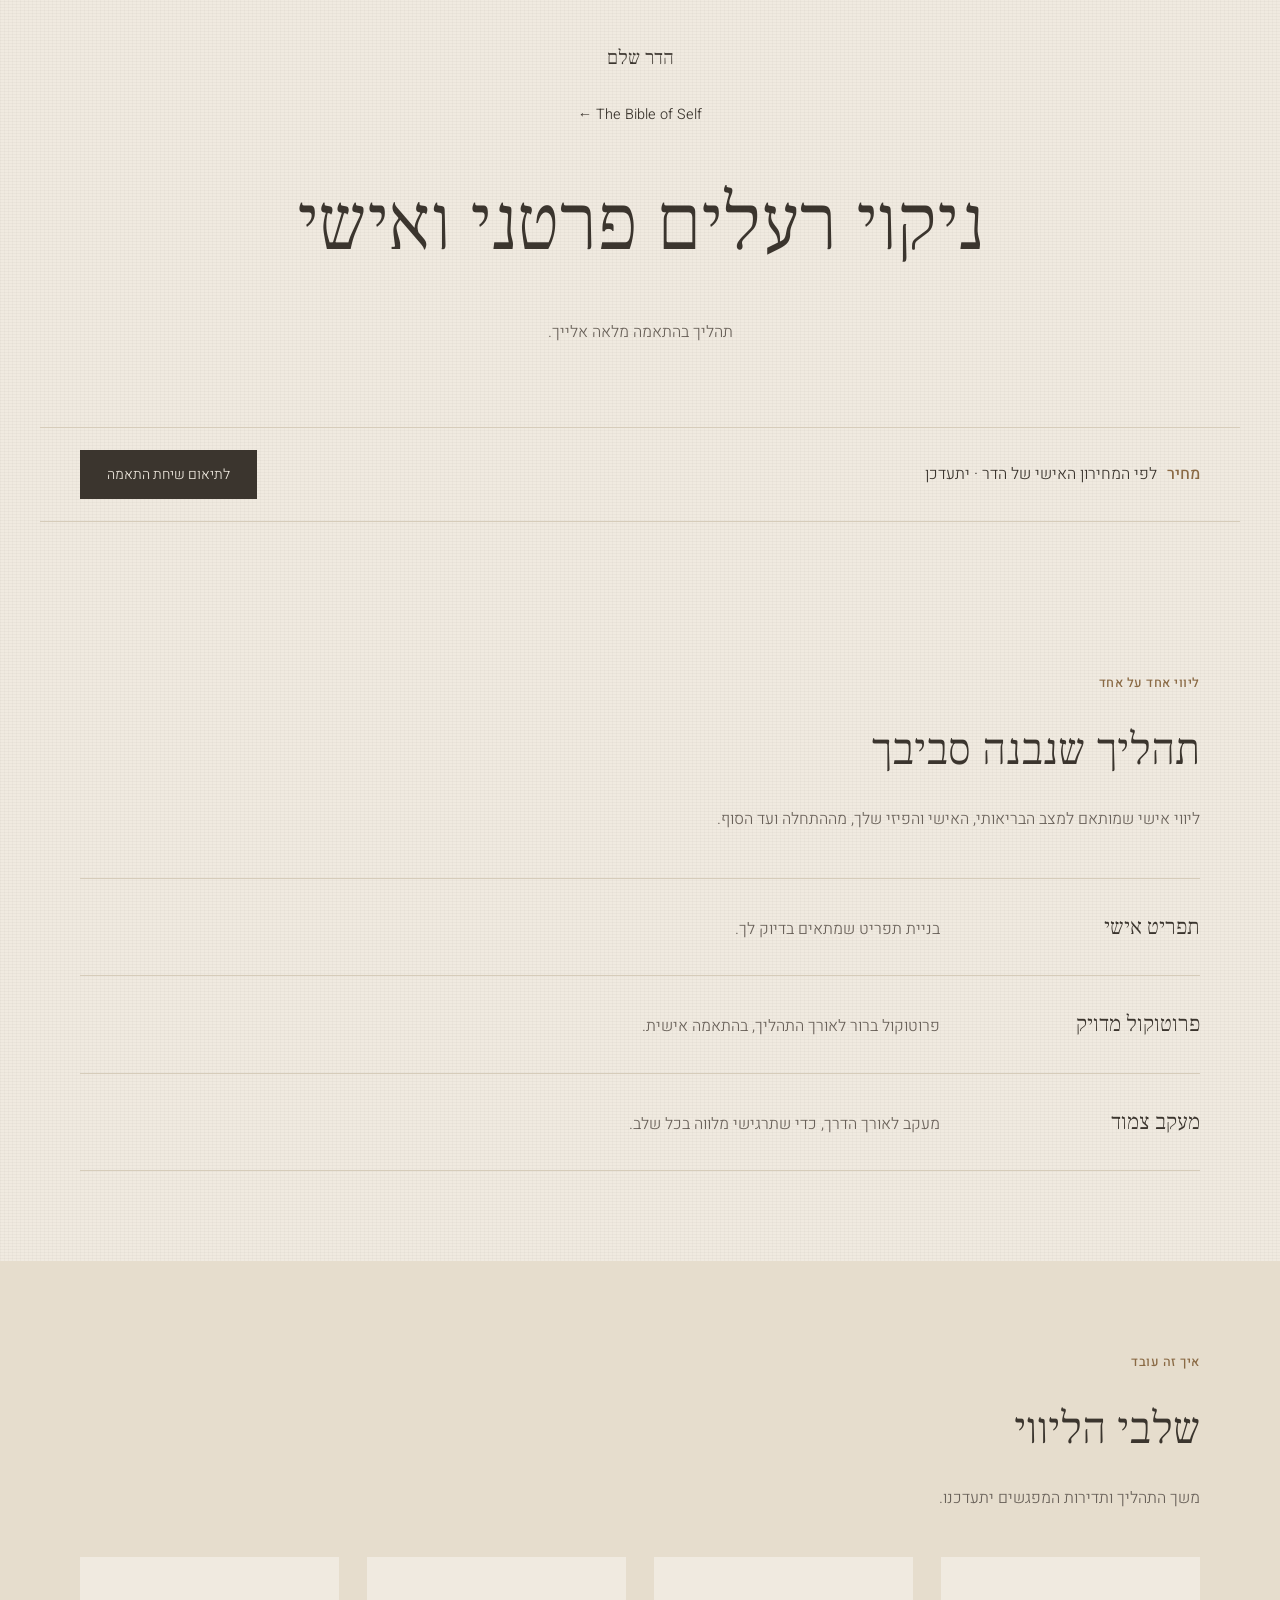
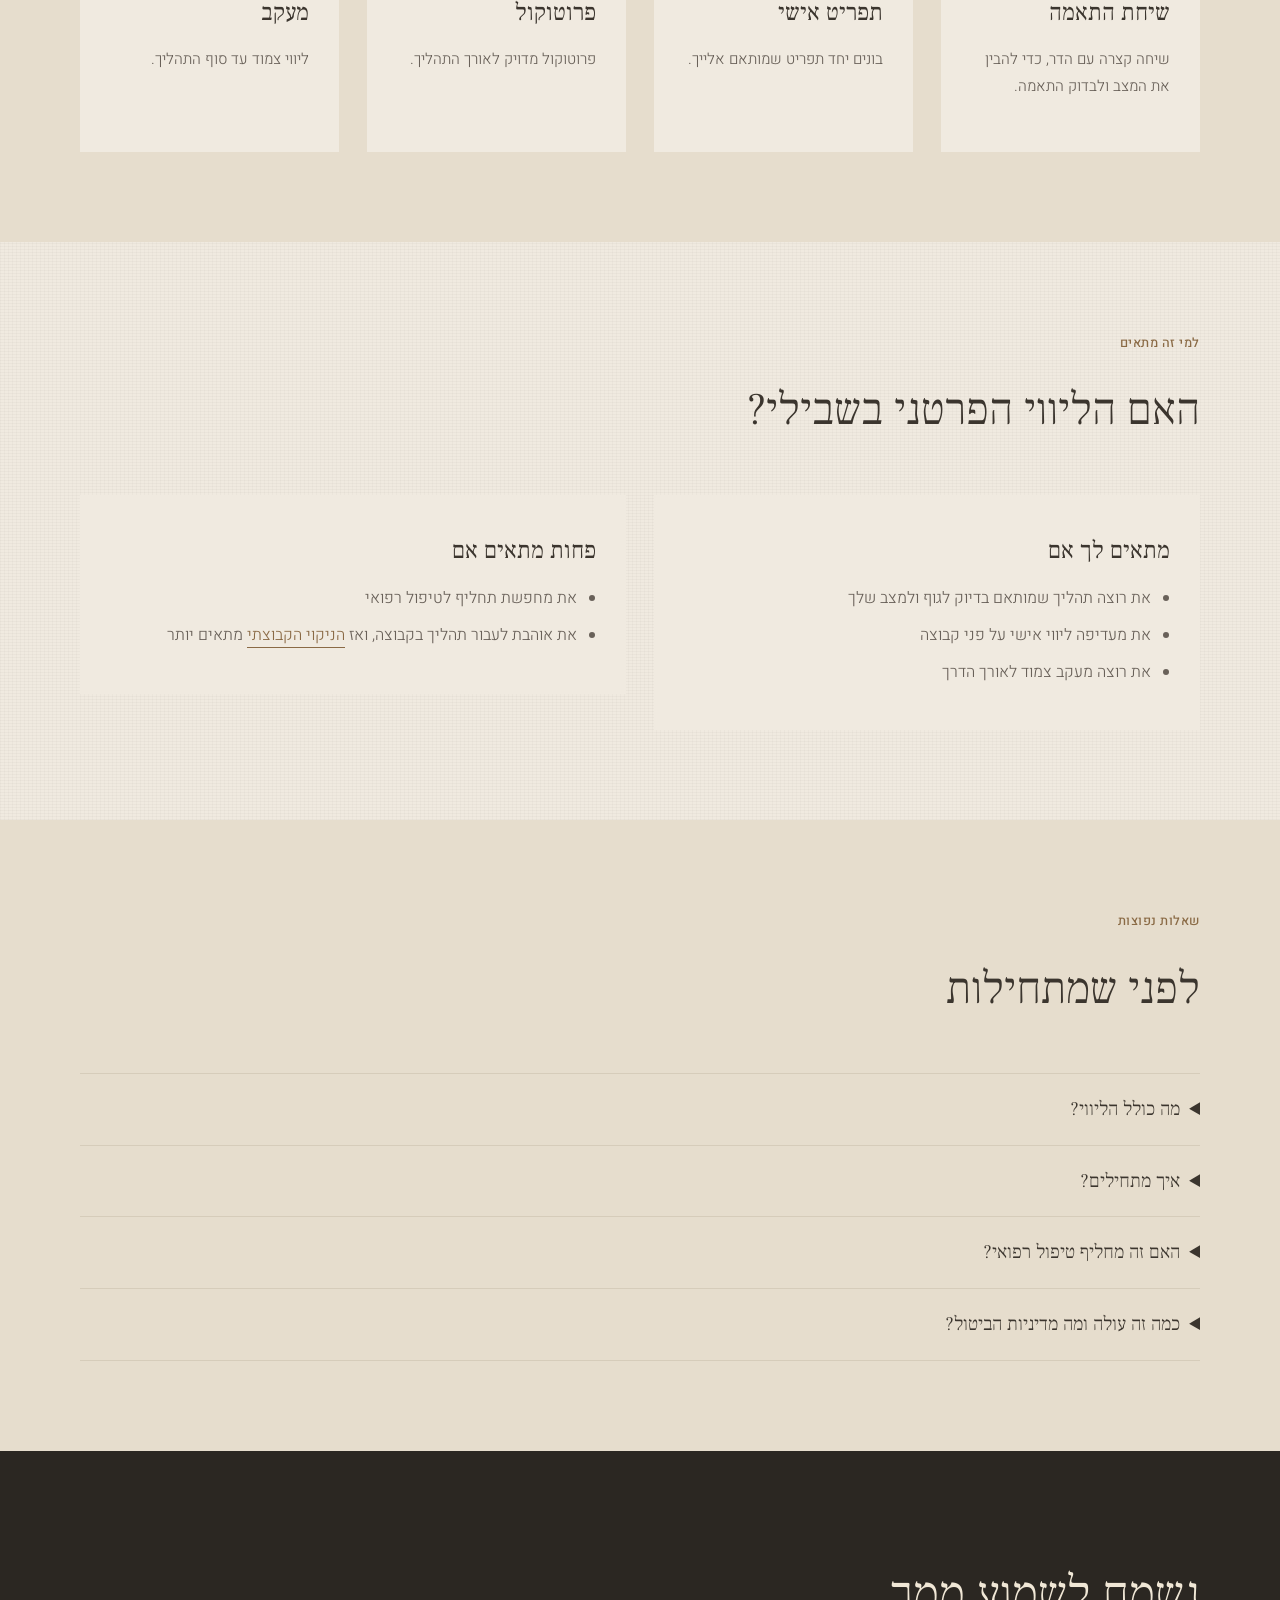
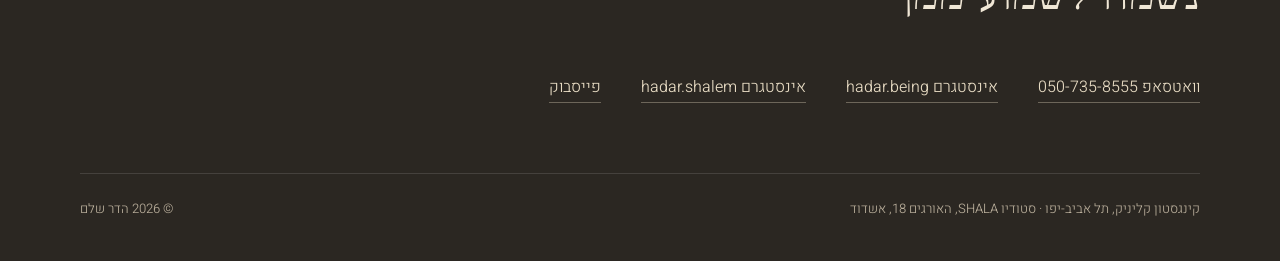
<file: private-detox.html>
<!DOCTYPE html>
<html lang="he" dir="rtl">
<head>
<meta charset="UTF-8">
<meta name="viewport" content="width=device-width, initial-scale=1.0">
<title>ניקוי רעלים פרטני | הדר שלם — בחזרה לטבע שלך</title>
<meta name="description" content="תהליך ניקוי רעלים פרטני ואישי, ליווי אחד על אחד עם תפריט אישי, פרוטוקול מדויק ומעקב צמוד, עם הדר שלם.">
<link rel="icon" href="data:image/svg+xml,<svg xmlns=%22http://www.w3.org/2000/svg%22 viewBox=%220 0 100 100%22><circle cx=%2250%22 cy=%2250%22 r=%2230%22 fill=%22%238a6a45%22/></svg>">
<link rel="preconnect" href="https://fonts.googleapis.com">
<link rel="preconnect" href="https://fonts.gstatic.com" crossorigin>
<link href="https://fonts.googleapis.com/css2?family=Frank+Ruhl+Libre:wght@300;400;500&family=Heebo:wght@300;400;500&display=swap" rel="stylesheet">
<link rel="stylesheet" href="site.css?v=6">
</head>
<body class="linen">

<header class="page-head">
  <div class="wrap">
    <div class="brand"><a href="index.html">הדר שלם</a></div>
    <nav class="nav" style="margin-bottom:0"><a href="index.html">The Bible of Self ←</a></nav>
    <h1>ניקוי רעלים פרטני ואישי</h1>
    <p class="sub">תהליך בהתאמה מלאה אלייך.</p>
  </div>
</header>

<main>
  <section class="strip">
    <div class="wrap">
      <dl class="facts inline">
        <div><dt>מחיר</dt><dd>לפי המחירון האישי של הדר · יתעדכן</dd></div>
      </dl>
      <a class="btn solid" href="https://wa.me/972507358555?text=%D7%A9%D7%9C%D7%95%D7%9D%20%D7%94%D7%93%D7%A8%2C%20%D7%90%D7%A9%D7%9E%D7%97%20%D7%9C%D7%AA%D7%90%D7%9D%20%D7%A9%D7%99%D7%97%D7%AA%20%D7%94%D7%AA%D7%90%D7%9E%D7%94%20%D7%9C%D7%AA%D7%94%D7%9C%D7%99%D7%9A%20%D7%A0%D7%99%D7%A7%D7%95%D7%99%20%D7%A8%D7%A2%D7%9C%D7%99%D7%9D%20%D7%A4%D7%A8%D7%98%D7%A0%D7%99." target="_blank" rel="noopener">לתיאום שיחת התאמה</a>
    </div>
  </section>

  <section class="space-section">
    <div class="wrap">
      <div class="head reveal">
        <p class="label">ליווי אחד על אחד</p>
        <h2>תהליך שנבנה סביבך</h2>
        <p class="lead">ליווי אישי שמותאם למצב הבריאותי, האישי והפיזי שלך, מההתחלה ועד הסוף.</p>
      </div>
      <div class="rows">
        <div class="row-item reveal"><div class="where">תפריט אישי</div><p>בניית תפריט שמתאים בדיוק לך.</p></div>
        <div class="row-item reveal"><div class="where">פרוטוקול מדויק</div><p>פרוטוקול ברור לאורך התהליך, בהתאמה אישית.</p></div>
        <div class="row-item reveal"><div class="where">מעקב צמוד</div><p>מעקב לאורך הדרך, כדי שתרגישי מלווה בכל שלב.</p></div>
      </div>
    </div>
  </section>

  <section class="space-section alt">
    <div class="wrap">
      <div class="head reveal">
        <p class="label">איך זה עובד</p>
        <h2>שלבי הליווי</h2>
        <p class="lead">משך התהליך ותדירות המפגשים יתעדכנו.</p>
      </div>
      <div class="days four">
        <article class="soft-card reveal"><h3>שיחת התאמה</h3><p>שיחה קצרה עם הדר, כדי להבין את המצב ולבדוק התאמה.</p></article>
        <article class="soft-card reveal"><h3>תפריט אישי</h3><p>בונים יחד תפריט שמותאם אלייך.</p></article>
        <article class="soft-card reveal"><h3>פרוטוקול</h3><p>פרוטוקול מדויק לאורך התהליך.</p></article>
        <article class="soft-card reveal"><h3>מעקב</h3><p>ליווי צמוד עד סוף התהליך.</p></article>
      </div>
    </div>
  </section>

  <section class="space-section">
    <div class="wrap">
      <div class="head reveal">
        <p class="label">למי זה מתאים</p>
        <h2>האם הליווי הפרטני בשבילי?</h2>
      </div>
      <div class="duo">
        <article class="soft-card reveal fit"><h3>מתאים לך אם</h3><ul><li>את רוצה תהליך שמותאם בדיוק לגוף ולמצב שלך</li><li>את מעדיפה ליווי אישי על פני קבוצה</li><li>את רוצה מעקב צמוד לאורך הדרך</li></ul></article>
        <article class="soft-card reveal fit"><h3>פחות מתאים אם</h3><ul><li>את מחפשת תחליף לטיפול רפואי</li><li>את אוהבת לעבור תהליך בקבוצה, ואז <a href="seasonal-detox.html" style="color:var(--clay);border-bottom:1px solid var(--clay)">הניקוי הקבוצתי</a> מתאים יותר</li></ul></article>
      </div>
    </div>
  </section>

  <section class="space-section alt">
    <div class="wrap">
      <div class="head reveal">
        <p class="label">שאלות נפוצות</p>
        <h2>לפני שמתחילות</h2>
      </div>
      <div class="faq reveal">
        <details><summary>מה כולל הליווי?</summary><p>בניית תפריט אישי, פרוטוקול מדויק ומעקב צמוד.</p></details>
        <details><summary>איך מתחילים?</summary><p>בשיחת התאמה קצרה עם הדר, ללא התחייבות.</p></details>
        <details><summary>האם זה מחליף טיפול רפואי?</summary><p>לא. הליווי הוא תזונתי ואישי, ואינו תחליף לטיפול רפואי. אם יש לך מצב בריאותי, מומלץ לעדכן את הרופא המטפל.</p></details>
        <details><summary>כמה זה עולה ומה מדיניות הביטול?</summary><p>המחיר נקבע לפי המחירון האישי של הדר. הפרטים יתעדכנו.</p></details>
      </div>
    </div>
  </section>
</main>

<footer class="contact" id="contact">
  <div class="wrap">
    <h2>נשמח לשמוע ממך</h2>
    <div class="row">
      <a href="https://wa.me/972507358555" target="_blank" rel="noopener">וואטסאפ 050-735-8555</a>
      <a href="https://www.instagram.com/hadar.being/" target="_blank" rel="noopener">אינסטגרם hadar.being</a>
      <a href="https://www.instagram.com/hadar.shalem/" target="_blank" rel="noopener">אינסטגרם hadar.shalem</a>
      <a href="https://www.facebook.com/hadar.iluz.7" target="_blank" rel="noopener">פייסבוק</a>
    </div>
    <div class="foot">
      <span>קינגסטון קליניק, תל אביב-יפו · סטודיו SHALA, האורגים 18, אשדוד</span>
      <span>&copy; <span id="y"></span> הדר שלם</span>
    </div>
  </div>
</footer>

<script>
document.getElementById('y').textContent = new Date().getFullYear();
var items = document.querySelectorAll('.reveal');
if ('IntersectionObserver' in window) {
  var io = new IntersectionObserver(function (entries) {
    entries.forEach(function (e) { if (e.isIntersecting) { e.target.classList.add('in'); io.unobserve(e.target); } });
  }, { threshold: 0.12 });
  items.forEach(function (el) { io.observe(el); });
} else {
  items.forEach(function (el) { el.classList.add('in'); });
}
</script>
<script src="review.js"></script>
</body>
</html>
</file>
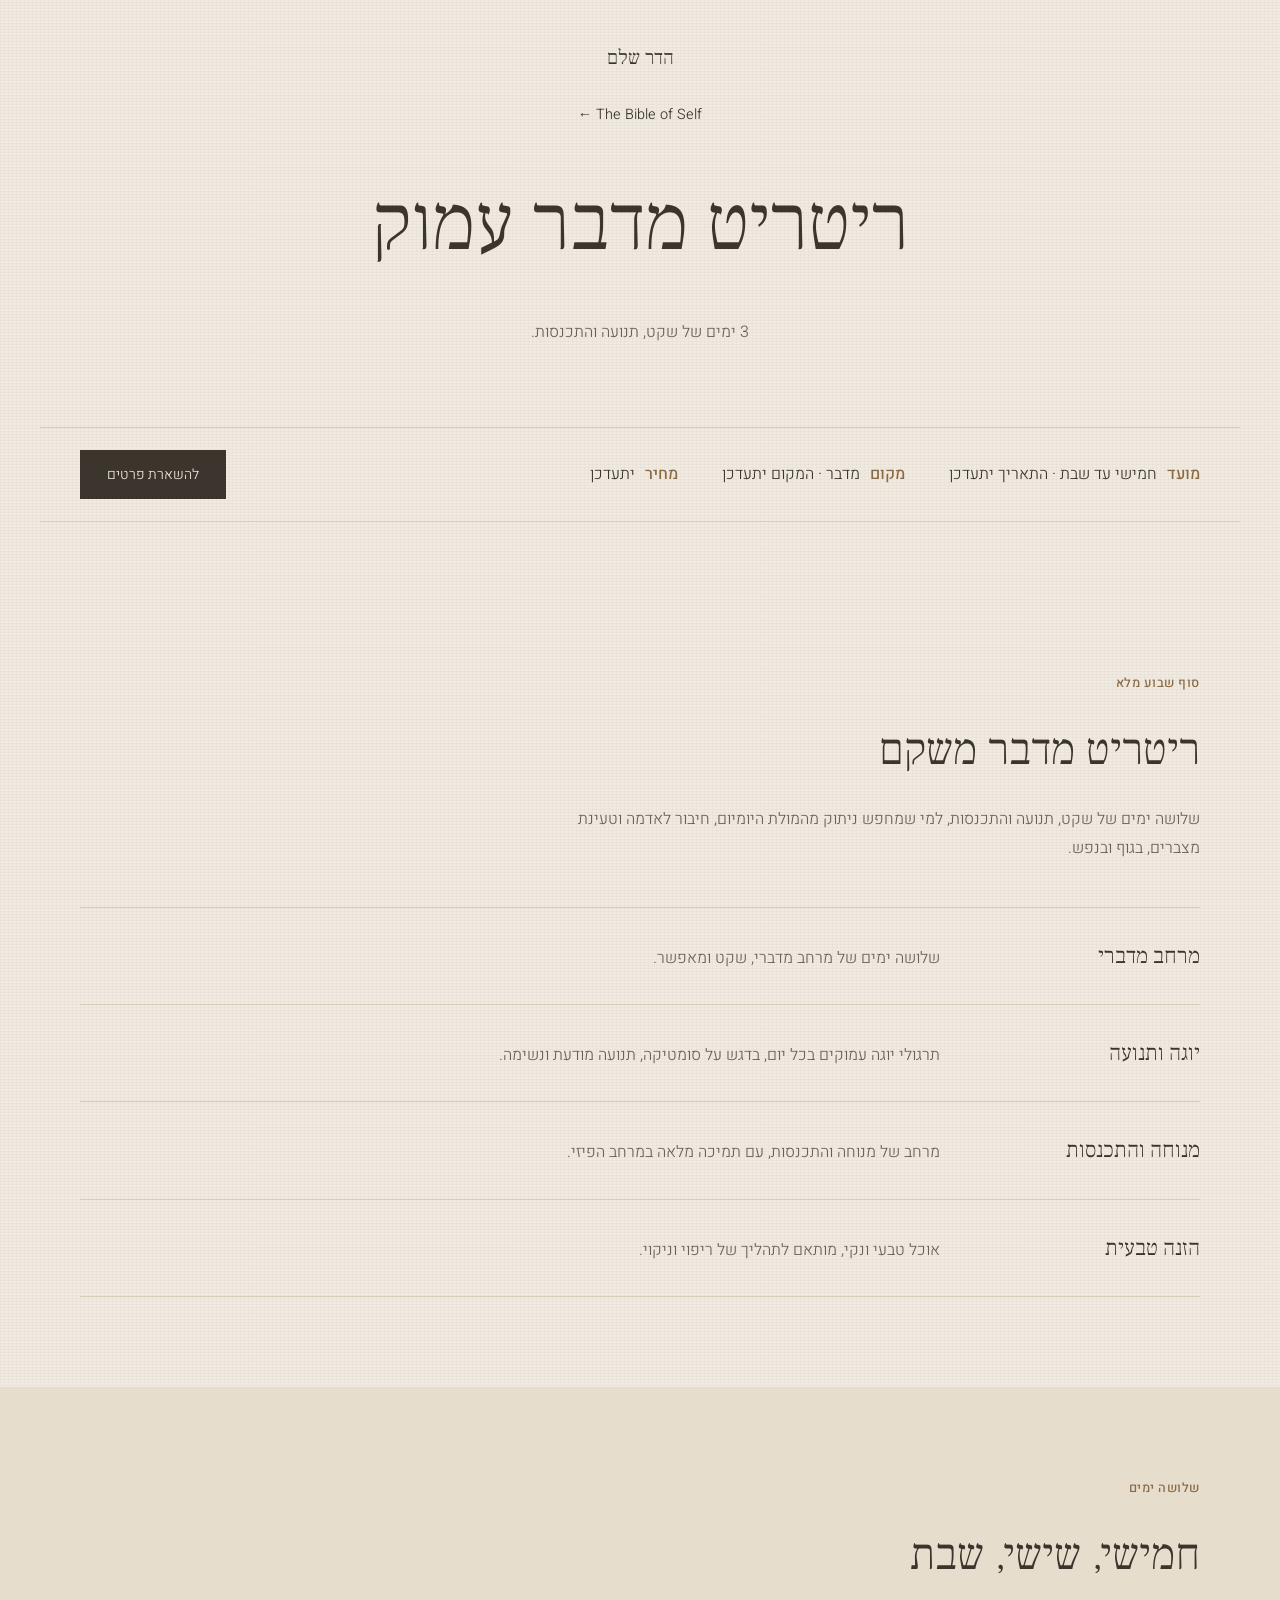
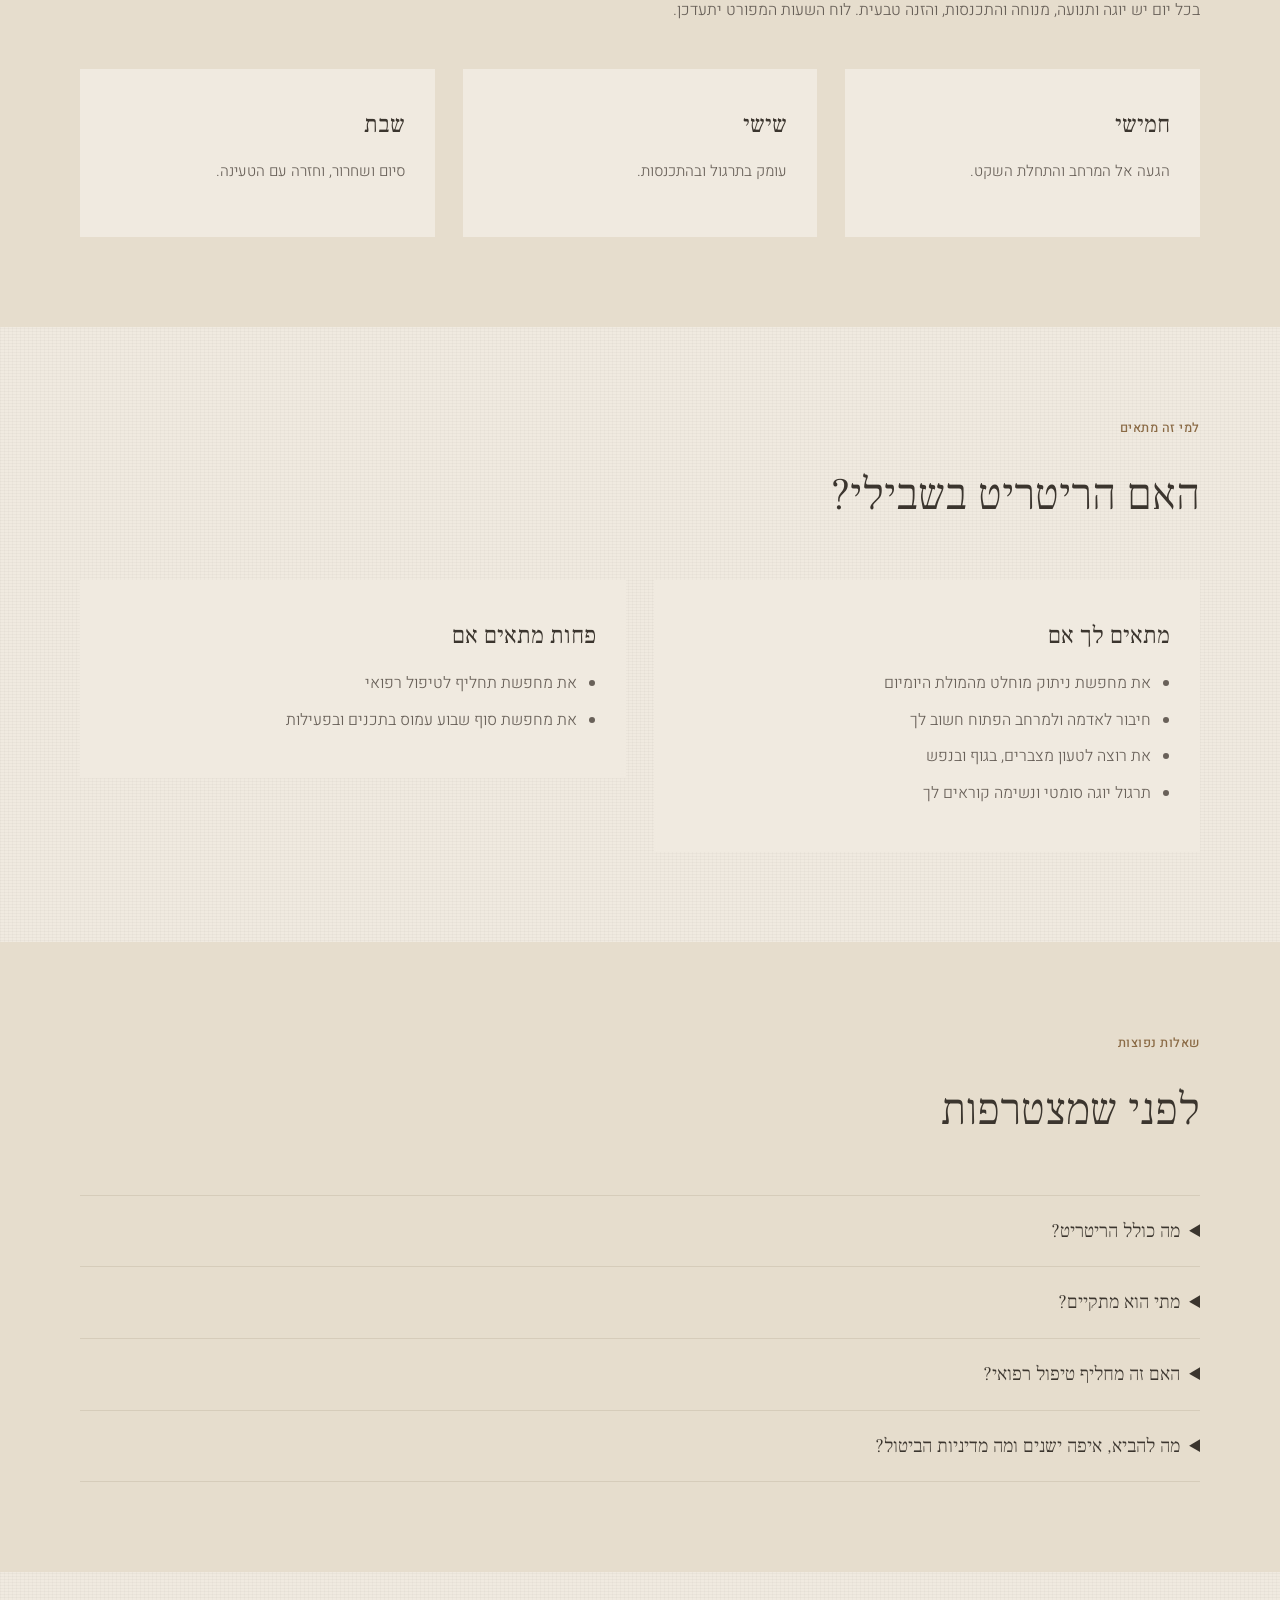
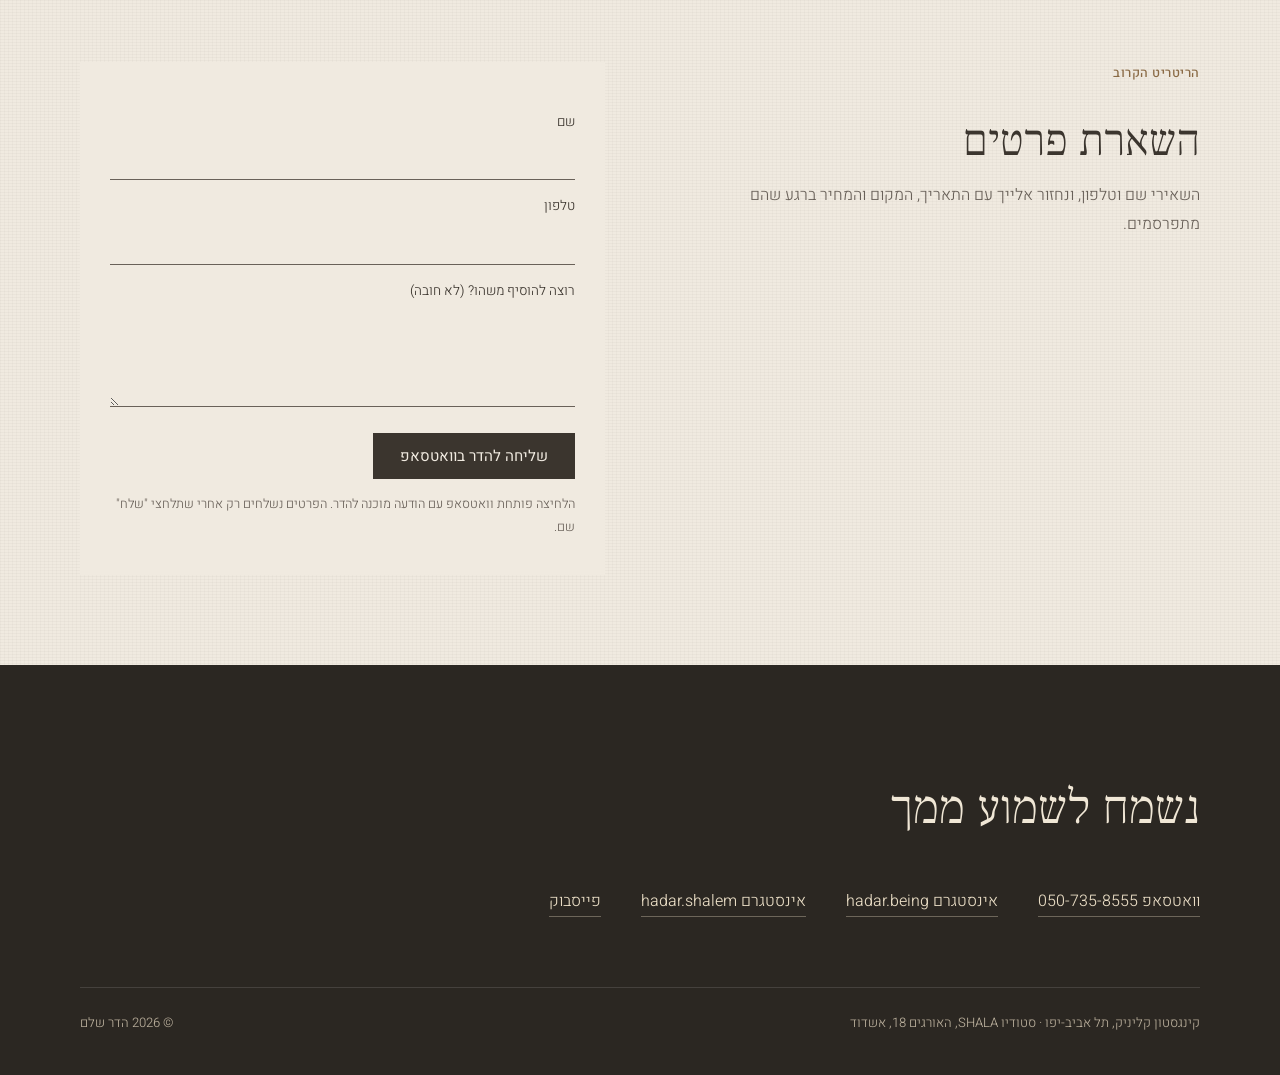
<file: retreat.html>
<!DOCTYPE html>
<html lang="he" dir="rtl">
<head>
<meta charset="UTF-8">
<meta name="viewport" content="width=device-width, initial-scale=1.0">
<title>ריטריט מדבר | הדר שלם — בחזרה לטבע שלך</title>
<meta name="description" content="ריטריט מדבר עמוק של שלושה ימים, חמישי עד שבת: שקט, תנועה והתכנסות, יוגה סומטית, נשימה והזנה טבעית, עם הדר שלם.">
<link rel="icon" href="data:image/svg+xml,<svg xmlns=%22http://www.w3.org/2000/svg%22 viewBox=%220 0 100 100%22><circle cx=%2250%22 cy=%2250%22 r=%2230%22 fill=%22%238a6a45%22/></svg>">
<link rel="preconnect" href="https://fonts.googleapis.com">
<link rel="preconnect" href="https://fonts.gstatic.com" crossorigin>
<link href="https://fonts.googleapis.com/css2?family=Frank+Ruhl+Libre:wght@300;400;500&family=Heebo:wght@300;400;500&display=swap" rel="stylesheet">
<link rel="stylesheet" href="site.css?v=6">
</head>
<body class="linen">

<header class="page-head">
  <div class="wrap">
    <div class="brand"><a href="index.html">הדר שלם</a></div>
    <nav class="nav" style="margin-bottom:0"><a href="index.html">The Bible of Self ←</a></nav>
    <h1>ריטריט מדבר עמוק</h1>
    <p class="sub">3 ימים של שקט, תנועה והתכנסות.</p>
  </div>
</header>

<main>
  <section class="strip">
    <div class="wrap">
      <dl class="facts inline">
        <div><dt>מועד</dt><dd>חמישי עד שבת · התאריך יתעדכן</dd></div>
        <div><dt>מקום</dt><dd>מדבר · המקום יתעדכן</dd></div>
        <div><dt>מחיר</dt><dd>יתעדכן</dd></div>
      </dl>
      <a class="btn solid" href="#register">להשארת פרטים</a>
    </div>
  </section>

  <section class="space-section">
    <div class="wrap">
      <div class="head reveal">
        <p class="label">סוף שבוע מלא</p>
        <h2>ריטריט מדבר משקם</h2>
        <p class="lead">שלושה ימים של שקט, תנועה והתכנסות, למי שמחפש ניתוק מהמולת היומיום, חיבור לאדמה וטעינת מצברים, בגוף ובנפש.</p>
      </div>
      <div class="rows">
        <div class="row-item reveal"><div class="where">מרחב מדברי</div><p>שלושה ימים של מרחב מדברי, שקט ומאפשר.</p></div>
        <div class="row-item reveal"><div class="where">יוגה ותנועה</div><p>תרגולי יוגה עמוקים בכל יום, בדגש על סומטיקה, תנועה מודעת ונשימה.</p></div>
        <div class="row-item reveal"><div class="where">מנוחה והתכנסות</div><p>מרחב של מנוחה והתכנסות, עם תמיכה מלאה במרחב הפיזי.</p></div>
        <div class="row-item reveal"><div class="where">הזנה טבעית</div><p>אוכל טבעי ונקי, מותאם לתהליך של ריפוי וניקוי.</p></div>
      </div>
    </div>
  </section>

  <section class="space-section alt">
    <div class="wrap">
      <div class="head reveal">
        <p class="label">שלושה ימים</p>
        <h2>חמישי, שישי, שבת</h2>
        <p>בכל יום יש יוגה ותנועה, מנוחה והתכנסות, והזנה טבעית. לוח השעות המפורט יתעדכן.</p>
      </div>
      <div class="days">
        <article class="soft-card reveal"><h3>חמישי</h3><p>הגעה אל המרחב והתחלת השקט.</p></article>
        <article class="soft-card reveal"><h3>שישי</h3><p>עומק בתרגול ובהתכנסות.</p></article>
        <article class="soft-card reveal"><h3>שבת</h3><p>סיום ושחרור, וחזרה עם הטעינה.</p></article>
      </div>
    </div>
  </section>

  <section class="space-section">
    <div class="wrap">
      <div class="head reveal">
        <p class="label">למי זה מתאים</p>
        <h2>האם הריטריט בשבילי?</h2>
      </div>
      <div class="duo">
        <article class="soft-card reveal fit">
          <h3>מתאים לך אם</h3>
          <ul>
            <li>את מחפשת ניתוק מוחלט מהמולת היומיום</li>
            <li>חיבור לאדמה ולמרחב הפתוח חשוב לך</li>
            <li>את רוצה לטעון מצברים, בגוף ובנפש</li>
            <li>תרגול יוגה סומטי ונשימה קוראים לך</li>
          </ul>
        </article>
        <article class="soft-card reveal fit">
          <h3>פחות מתאים אם</h3>
          <ul>
            <li>את מחפשת תחליף לטיפול רפואי</li>
            <li>את מחפשת סוף שבוע עמוס בתכנים ובפעילות</li>
          </ul>
        </article>
      </div>
    </div>
  </section>

  <section class="space-section alt">
    <div class="wrap">
      <div class="head reveal">
        <p class="label">שאלות נפוצות</p>
        <h2>לפני שמצטרפות</h2>
      </div>
      <div class="faq reveal">
        <details><summary>מה כולל הריטריט?</summary><p>שלושה ימים של מרחב מדברי, יוגה עמוקה בכל יום, מרחב של מנוחה והתכנסות והזנה טבעית ונקייה.</p></details>
        <details><summary>מתי הוא מתקיים?</summary><p>תמיד בסוף שבוע מלא, חמישי עד שבת. התאריך הקרוב יתעדכן כאן.</p></details>
        <details><summary>האם זה מחליף טיפול רפואי?</summary><p>לא. הריטריט הוא מרחב של תרגול, מנוחה והזנה, ואינו תחליף לליווי רפואי.</p></details>
        <details><summary>מה להביא, איפה ישנים ומה מדיניות הביטול?</summary><p>הפרטים יתעדכנו ויישלחו לכל מי שהשאירה פרטים.</p></details>
      </div>
    </div>
  </section>

  <section class="space-section" id="register">
    <div class="wrap">
      <div class="info-grid">
        <div class="reveal">
          <p class="label">הריטריט הקרוב</p>
          <h2>השארת פרטים</h2>
          <p>השאירי שם וטלפון, ונחזור אלייך עם התאריך, המקום והמחיר ברגע שהם מתפרסמים.</p>
        </div>
        <form class="lead-form reveal" id="leadForm">
          <label for="f-name">שם</label>
          <input id="f-name" name="name" type="text" autocomplete="name" required>
          <label for="f-phone">טלפון</label>
          <input id="f-phone" name="phone" type="tel" autocomplete="tel" required>
          <label for="f-msg">רוצה להוסיף משהו? (לא חובה)</label>
          <textarea id="f-msg" name="msg" rows="3"></textarea>
          <button type="submit" class="btn solid">שליחה להדר בוואטסאפ</button>
          <p class="fine">הלחיצה פותחת וואטסאפ עם הודעה מוכנה להדר. הפרטים נשלחים רק אחרי שתלחצי "שלח" שם.</p>
        </form>
      </div>
    </div>
  </section>
</main>

<footer class="contact" id="contact">
  <div class="wrap">
    <h2>נשמח לשמוע ממך</h2>
    <div class="row">
      <a href="https://wa.me/972507358555" target="_blank" rel="noopener">וואטסאפ 050-735-8555</a>
      <a href="https://www.instagram.com/hadar.being/" target="_blank" rel="noopener">אינסטגרם hadar.being</a>
      <a href="https://www.instagram.com/hadar.shalem/" target="_blank" rel="noopener">אינסטגרם hadar.shalem</a>
      <a href="https://www.facebook.com/hadar.iluz.7" target="_blank" rel="noopener">פייסבוק</a>
    </div>
    <div class="foot">
      <span>קינגסטון קליניק, תל אביב-יפו · סטודיו SHALA, האורגים 18, אשדוד</span>
      <span>&copy; <span id="y"></span> הדר שלם</span>
    </div>
  </div>
</footer>

<script>
document.getElementById('leadForm').addEventListener('submit', function (e) {
  e.preventDefault();
  var f = e.target;
  var text = 'שלום הדר, אשמח לפרטים על הריטריט הקרוב.\nשם: ' + f.name.value + '\nטלפון: ' + f.phone.value + (f.msg.value ? '\n' + f.msg.value : '');
  window.open('https://wa.me/972507358555?text=' + encodeURIComponent(text), '_blank', 'noopener');
});
</script>


<script>
document.getElementById('y').textContent = new Date().getFullYear();
var items = document.querySelectorAll('.reveal');
if ('IntersectionObserver' in window) {
  var io = new IntersectionObserver(function (entries) {
    entries.forEach(function (e) { if (e.isIntersecting) { e.target.classList.add('in'); io.unobserve(e.target); } });
  }, { threshold: 0.12 });
  items.forEach(function (el) { io.observe(el); });
} else {
  items.forEach(function (el) { el.classList.add('in'); });
}
</script>
<script src="review.js"></script>
</body>
</html>
</file>
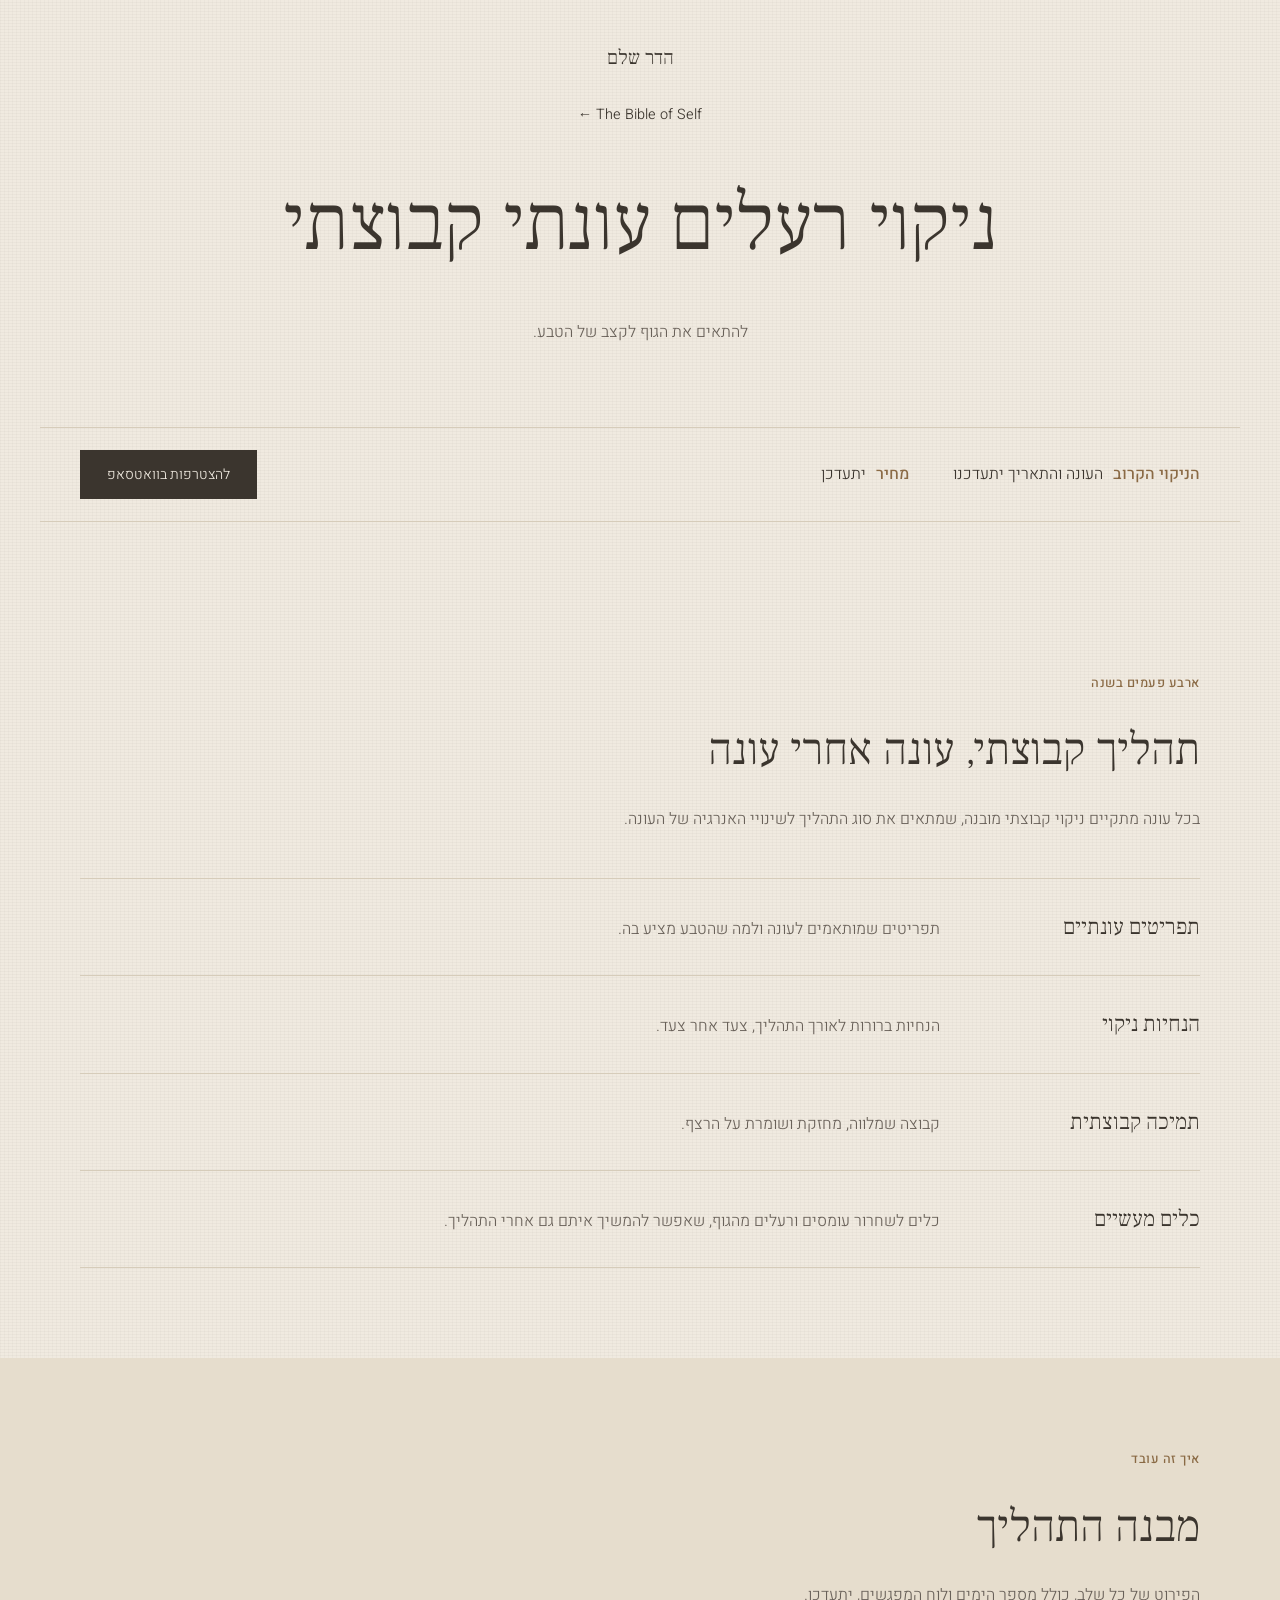
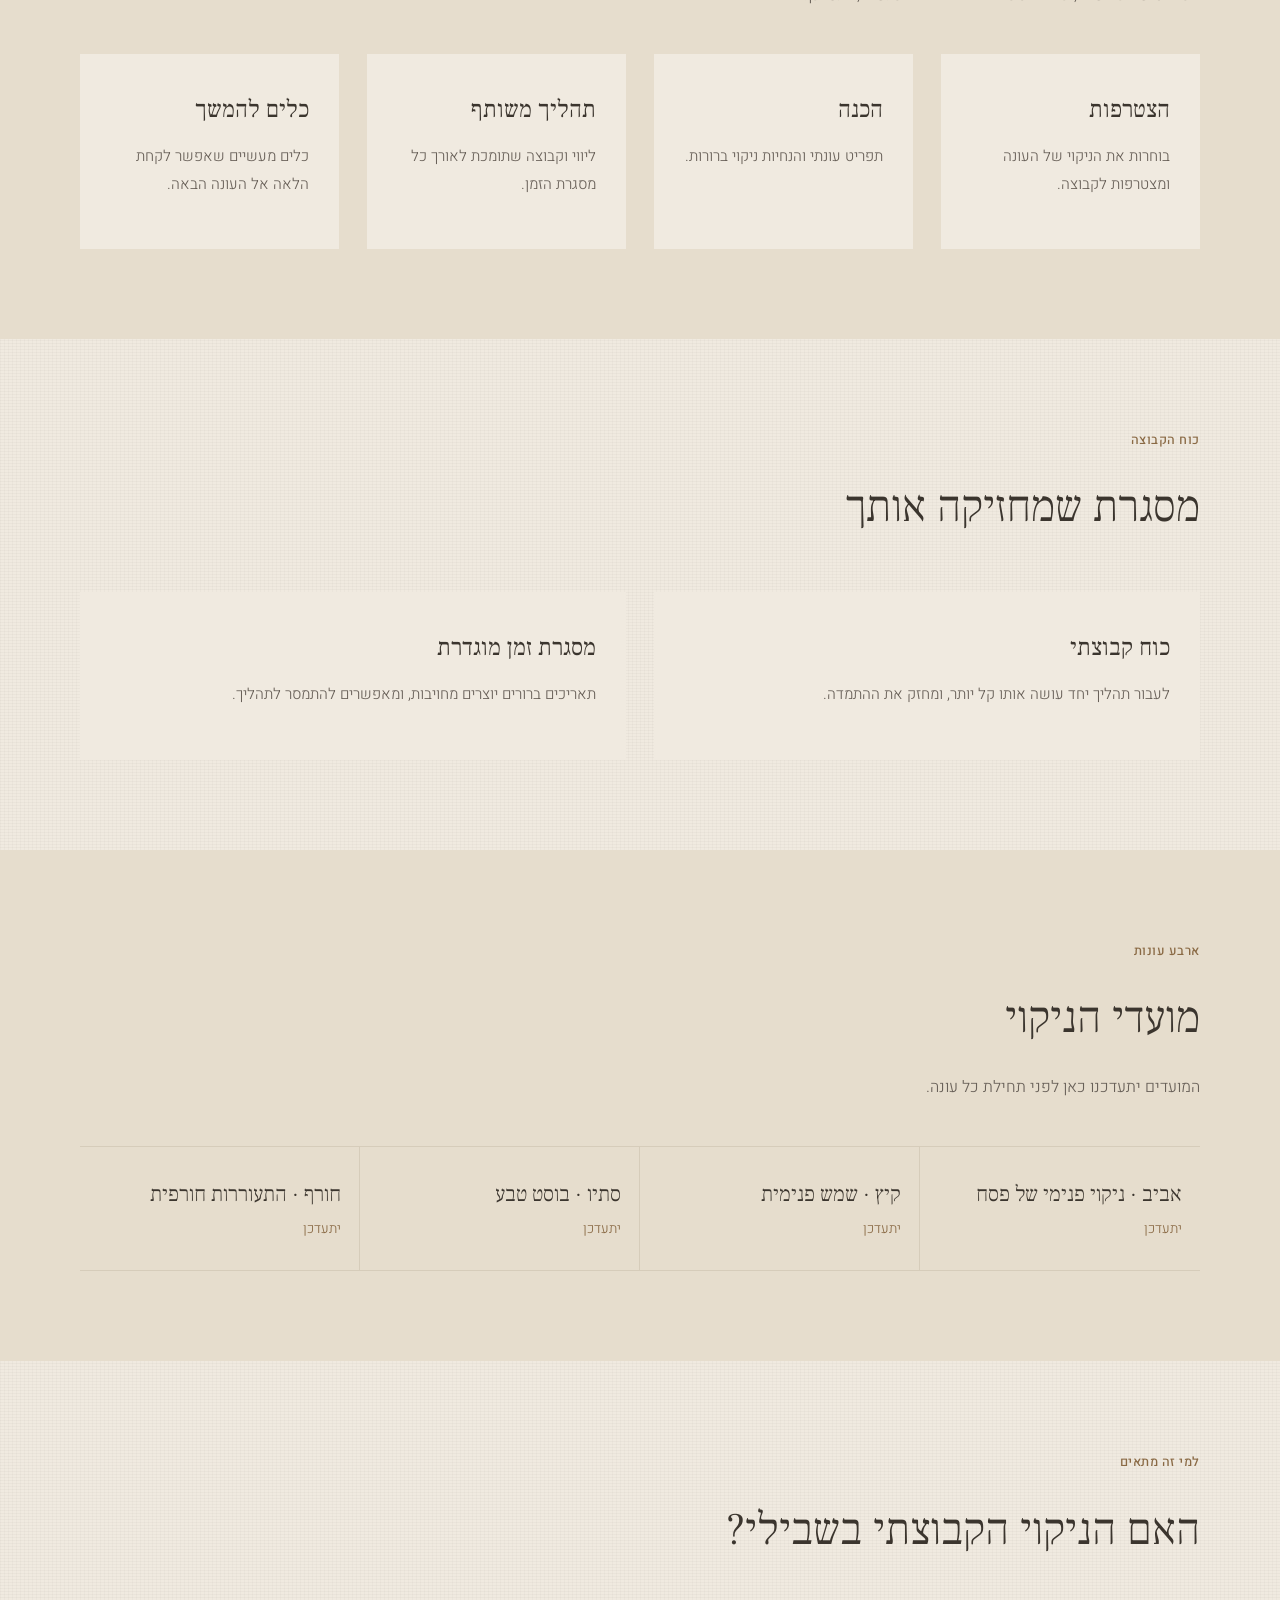
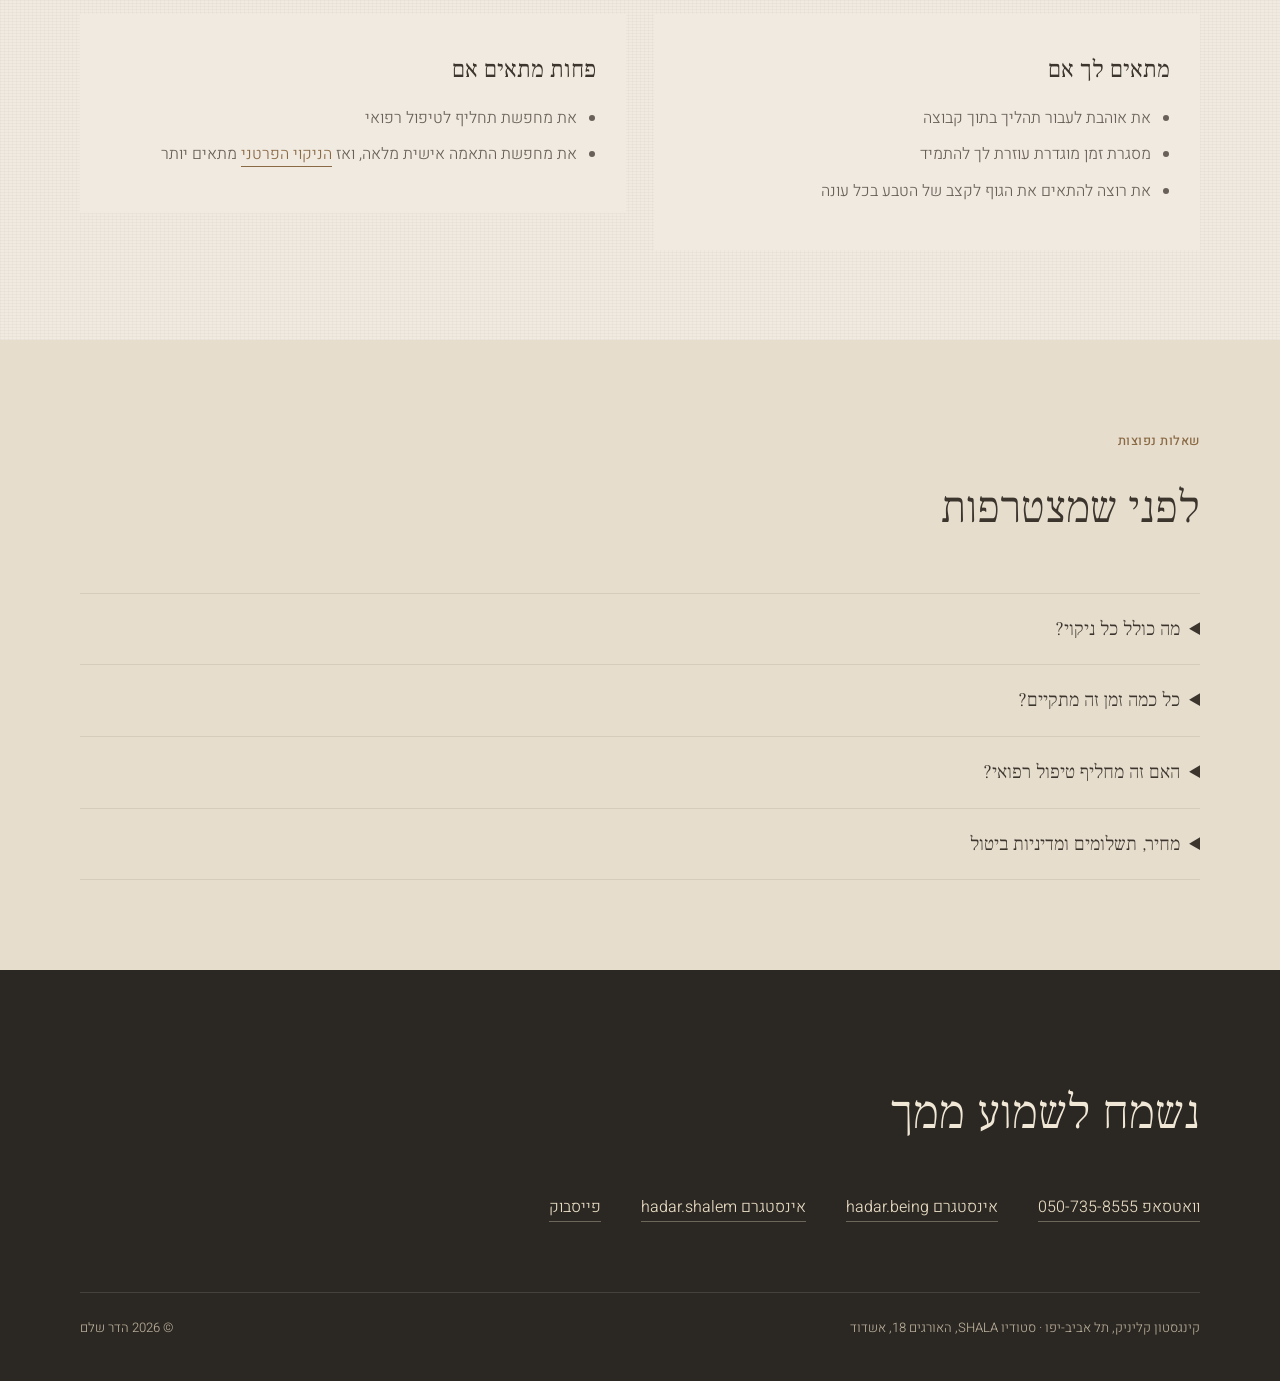
<file: seasonal-detox.html>
<!DOCTYPE html>
<html lang="he" dir="rtl">
<head>
<meta charset="UTF-8">
<meta name="viewport" content="width=device-width, initial-scale=1.0">
<title>ניקוי רעלים עונתי קבוצתי | הדר שלם — בחזרה לטבע שלך</title>
<meta name="description" content="ניקוי רעלים עונתי קבוצתי ארבע פעמים בשנה: תפריטים עונתיים, הנחיות, תמיכה קבוצתית וכלים מעשיים, בליווי הדר שלם.">
<link rel="icon" href="data:image/svg+xml,<svg xmlns=%22http://www.w3.org/2000/svg%22 viewBox=%220 0 100 100%22><circle cx=%2250%22 cy=%2250%22 r=%2230%22 fill=%22%238a6a45%22/></svg>">
<link rel="preconnect" href="https://fonts.googleapis.com">
<link rel="preconnect" href="https://fonts.gstatic.com" crossorigin>
<link href="https://fonts.googleapis.com/css2?family=Frank+Ruhl+Libre:wght@300;400;500&family=Heebo:wght@300;400;500&display=swap" rel="stylesheet">
<link rel="stylesheet" href="site.css?v=6">
</head>
<body class="linen">

<header class="page-head">
  <div class="wrap">
    <div class="brand"><a href="index.html">הדר שלם</a></div>
    <nav class="nav" style="margin-bottom:0"><a href="index.html">The Bible of Self ←</a></nav>
    <h1>ניקוי רעלים עונתי קבוצתי</h1>
    <p class="sub">להתאים את הגוף לקצב של הטבע.</p>
  </div>
</header>

<main>
  <section class="strip">
    <div class="wrap">
      <dl class="facts inline">
        <div><dt>הניקוי הקרוב</dt><dd>העונה והתאריך יתעדכנו</dd></div>
        <div><dt>מחיר</dt><dd>יתעדכן</dd></div>
      </dl>
      <a class="btn solid" href="https://wa.me/972507358555?text=%D7%A9%D7%9C%D7%95%D7%9D%20%D7%94%D7%93%D7%A8%2C%20%D7%90%D7%A9%D7%9E%D7%97%20%D7%9C%D7%A4%D7%A8%D7%98%D7%99%D7%9D%20%D7%A2%D7%9C%20%D7%94%D7%A0%D7%99%D7%A7%D7%95%D7%99%20%D7%94%D7%A2%D7%95%D7%A0%D7%AA%D7%99%20%D7%94%D7%A7%D7%91%D7%95%D7%A6%D7%AA%D7%99%20%D7%94%D7%A7%D7%A8%D7%95%D7%91." target="_blank" rel="noopener">להצטרפות בוואטסאפ</a>
    </div>
  </section>

  <section class="space-section">
    <div class="wrap">
      <div class="head reveal">
        <p class="label">ארבע פעמים בשנה</p>
        <h2>תהליך קבוצתי, עונה אחרי עונה</h2>
        <p class="lead">בכל עונה מתקיים ניקוי קבוצתי מובנה, שמתאים את סוג התהליך לשינויי האנרגיה של העונה.</p>
      </div>
      <div class="rows">
        <div class="row-item reveal"><div class="where">תפריטים עונתיים</div><p>תפריטים שמותאמים לעונה ולמה שהטבע מציע בה.</p></div>
        <div class="row-item reveal"><div class="where">הנחיות ניקוי</div><p>הנחיות ברורות לאורך התהליך, צעד אחר צעד.</p></div>
        <div class="row-item reveal"><div class="where">תמיכה קבוצתית</div><p>קבוצה שמלווה, מחזקת ושומרת על הרצף.</p></div>
        <div class="row-item reveal"><div class="where">כלים מעשיים</div><p>כלים לשחרור עומסים ורעלים מהגוף, שאפשר להמשיך איתם גם אחרי התהליך.</p></div>
      </div>
    </div>
  </section>

  <section class="space-section alt">
    <div class="wrap">
      <div class="head reveal">
        <p class="label">איך זה עובד</p>
        <h2>מבנה התהליך</h2>
        <p class="lead">הפירוט של כל שלב, כולל מספר הימים ולוח המפגשים, יתעדכן.</p>
      </div>
      <div class="days four">
        <article class="soft-card reveal"><h3>הצטרפות</h3><p>בוחרות את הניקוי של העונה ומצטרפות לקבוצה.</p></article>
        <article class="soft-card reveal"><h3>הכנה</h3><p>תפריט עונתי והנחיות ניקוי ברורות.</p></article>
        <article class="soft-card reveal"><h3>תהליך משותף</h3><p>ליווי וקבוצה שתומכת לאורך כל מסגרת הזמן.</p></article>
        <article class="soft-card reveal"><h3>כלים להמשך</h3><p>כלים מעשיים שאפשר לקחת הלאה אל העונה הבאה.</p></article>
      </div>
    </div>
  </section>

  <section class="space-section">
    <div class="wrap">
      <div class="head reveal">
        <p class="label">כוח הקבוצה</p>
        <h2>מסגרת שמחזיקה אותך</h2>
      </div>
      <div class="duo">
        <article class="soft-card reveal"><h3>כוח קבוצתי</h3><p>לעבור תהליך יחד עושה אותו קל יותר, ומחזק את ההתמדה.</p></article>
        <article class="soft-card reveal"><h3>מסגרת זמן מוגדרת</h3><p>תאריכים ברורים יוצרים מחויבות, ומאפשרים להתמסר לתהליך.</p></article>
      </div>
    </div>
  </section>

  <section class="space-section alt">
    <div class="wrap">
      <div class="head reveal">
        <p class="label">ארבע עונות</p>
        <h2>מועדי הניקוי</h2>
        <p class="lead">המועדים יתעדכנו כאן לפני תחילת כל עונה.</p>
      </div>
      <div class="seasons reveal">
        <div><span>אביב · ניקוי פנימי של פסח</span><small>יתעדכן</small></div>
        <div><span>קיץ · שמש פנימית</span><small>יתעדכן</small></div>
        <div><span>סתיו · בוסט טבע</span><small>יתעדכן</small></div>
        <div><span>חורף · התעוררות חורפית</span><small>יתעדכן</small></div>
      </div>
    </div>
  </section>

  <section class="space-section">
    <div class="wrap">
      <div class="head reveal">
        <p class="label">למי זה מתאים</p>
        <h2>האם הניקוי הקבוצתי בשבילי?</h2>
      </div>
      <div class="duo">
        <article class="soft-card reveal fit"><h3>מתאים לך אם</h3><ul><li>את אוהבת לעבור תהליך בתוך קבוצה</li><li>מסגרת זמן מוגדרת עוזרת לך להתמיד</li><li>את רוצה להתאים את הגוף לקצב של הטבע בכל עונה</li></ul></article>
        <article class="soft-card reveal fit"><h3>פחות מתאים אם</h3><ul><li>את מחפשת תחליף לטיפול רפואי</li><li>את מחפשת התאמה אישית מלאה, ואז <a href="private-detox.html" style="color:var(--clay);border-bottom:1px solid var(--clay)">הניקוי הפרטני</a> מתאים יותר</li></ul></article>
      </div>
    </div>
  </section>

  <section class="space-section alt">
    <div class="wrap">
      <div class="head reveal">
        <p class="label">שאלות נפוצות</p>
        <h2>לפני שמצטרפות</h2>
      </div>
      <div class="faq reveal">
        <details><summary>מה כולל כל ניקוי?</summary><p>תפריטים עונתיים, הנחיות ניקוי, תמיכה קבוצתית וכלים מעשיים לשחרור עומסים ורעלים מהגוף.</p></details>
        <details><summary>כל כמה זמן זה מתקיים?</summary><p>ארבע פעמים בשנה, אחת לכל עונה: אביב, קיץ, סתיו וחורף.</p></details>
        <details><summary>האם זה מחליף טיפול רפואי?</summary><p>לא. הניקוי הוא תהליך תזונתי וקבוצתי, ואינו תחליף לליווי רפואי. אם יש לך מצב בריאותי מיוחד, מומלץ להיוועץ ברופא לפני ההצטרפות.</p></details>
        <details><summary>מחיר, תשלומים ומדיניות ביטול</summary><p>הפרטים יתעדכנו ויישלחו לכל מי שפונה בוואטסאפ.</p></details>
      </div>
    </div>
  </section>
</main>

<footer class="contact" id="contact">
  <div class="wrap">
    <h2>נשמח לשמוע ממך</h2>
    <div class="row">
      <a href="https://wa.me/972507358555" target="_blank" rel="noopener">וואטסאפ 050-735-8555</a>
      <a href="https://www.instagram.com/hadar.being/" target="_blank" rel="noopener">אינסטגרם hadar.being</a>
      <a href="https://www.instagram.com/hadar.shalem/" target="_blank" rel="noopener">אינסטגרם hadar.shalem</a>
      <a href="https://www.facebook.com/hadar.iluz.7" target="_blank" rel="noopener">פייסבוק</a>
    </div>
    <div class="foot">
      <span>קינגסטון קליניק, תל אביב-יפו · סטודיו SHALA, האורגים 18, אשדוד</span>
      <span>&copy; <span id="y"></span> הדר שלם</span>
    </div>
  </div>
</footer>

<script>
document.getElementById('y').textContent = new Date().getFullYear();
var items = document.querySelectorAll('.reveal');
if ('IntersectionObserver' in window) {
  var io = new IntersectionObserver(function (entries) {
    entries.forEach(function (e) { if (e.isIntersecting) { e.target.classList.add('in'); io.unobserve(e.target); } });
  }, { threshold: 0.12 });
  items.forEach(function (el) { io.observe(el); });
} else {
  items.forEach(function (el) { el.classList.add('in'); });
}
</script>
<script src="review.js"></script>
</body>
</html>
</file>
<file: site.css>
:root {
  --bg: #f0eae0;
  --bg-deep: #e6ddcd;
  --ink: #3b352e;
  --ink-soft: #696159;
  --line: #d6ccba;
  --clay: #8a6a45;
  --night: #2b2722;
  --max: 1200px;
  --serif: 'Frank Ruhl Libre', Georgia, serif;
  --sans: 'Heebo', -apple-system, 'Segoe UI', Arial, sans-serif;
}
* { box-sizing: border-box; }
html { scroll-behavior: smooth; }
body {
  margin: 0;
  background: var(--bg);
  color: var(--ink-soft);
  font-family: var(--sans);
  font-weight: 300;
  line-height: 1.8;
}
a { color: inherit; text-decoration: none; }
h1, h2, h3 { font-family: var(--serif); font-weight: 400; color: var(--ink); margin: 0; text-wrap: balance; }
p { margin: 0 0 1em; }
.wrap { max-width: var(--max); margin: 0 auto; padding: 0 40px; }
.label { font-size: .8rem; letter-spacing: .04em; color: var(--clay); font-weight: 500; margin-bottom: 1.2em; }

.notice {
  background: var(--night);
  color: #cfc5b3;
  font-size: .8rem;
  text-align: center;
  padding: 8px 16px;
}
.notice a { color: #e8dcc4; text-decoration: underline; }

/* linen weave: fine crossed threads */
.linen {
  background-color: var(--bg);
  background-image:
    repeating-linear-gradient(0deg, rgba(105,97,89,.045) 0 1px, transparent 1px 3px),
    repeating-linear-gradient(90deg, rgba(105,97,89,.035) 0 1px, transparent 1px 4px);
}

/* hero */
.hero { padding: 40px 0 0; text-align: center; }
.nav {
  display: flex;
  justify-content: center;
  align-items: center;
  flex-wrap: wrap;
  gap: 14px 38px;
  font-size: .9rem;
  color: var(--ink);
  margin-bottom: 110px;
}
.nav a { padding-bottom: 3px; border-bottom: 1px solid transparent; }
.nav a:hover { border-bottom-color: var(--clay); color: var(--clay); }
.brand { font-family: var(--serif); font-size: 1.25rem; margin-bottom: 26px; color: var(--ink); }
.hero h1 { font-size: clamp(3rem, 9vw, 7.2rem); line-height: 1.05; font-weight: 300; }
.hero .sub { max-width: 560px; margin: 30px auto 0; font-size: 1.1rem; }
.cue { margin: 46px auto 0; width: 1px; height: 64px; background: var(--clay); opacity: .6; }

/* three fabrics */
.fabrics {
  display: grid;
  grid-template-columns: repeat(3, 1fr);
  gap: 0;
  margin-top: 70px;
}
.fabric { position: relative; height: clamp(300px, 46vw, 560px); display: flex; align-items: flex-end; padding: 26px; }
.fabric span { font-family: var(--serif); font-size: 1.5rem; color: var(--ink); }
.fabric small { display: block; font-family: var(--sans); font-size: .8rem; color: var(--ink-soft); margin-top: 2px; }
.f-linen {
  background-color: #cdbfa5;
  background-image:
    repeating-linear-gradient(0deg, rgba(60,50,35,.10) 0 1px, transparent 1px 3px),
    repeating-linear-gradient(90deg, rgba(255,255,255,.10) 0 2px, transparent 2px 5px);
}
.f-silk { background: linear-gradient(115deg, #e4d6bd 0%, #f3ead8 28%, #d8c7a8 52%, #f1e6d0 74%, #dccdb0 100%); }
.f-cotton {
  background-color: #f7f2e8;
  background-image:
    radial-gradient(rgba(105,97,89,.06) 1px, transparent 1.4px),
    radial-gradient(rgba(105,97,89,.05) 1px, transparent 1.4px);
  background-size: 6px 6px, 9px 9px;
  background-position: 0 0, 3px 3px;
}

/* intro */
.intro { padding: 130px 0 90px; }
.intro p.big { font-family: var(--serif); font-size: clamp(1.6rem, 3.2vw, 2.5rem); line-height: 1.5; color: var(--ink); max-width: 900px; margin: 0 auto; text-align: center; font-weight: 300; }

/* layers */
.layers { padding: 40px 0 130px; }
.layers .head { text-align: center; margin-bottom: 70px; }
.layers h2 { font-size: clamp(2rem, 4.4vw, 3.4rem); font-weight: 300; }
.layer {
  display: grid;
  grid-template-columns: 170px 1fr 1.2fr;
  gap: 40px;
  align-items: baseline;
  padding: 38px 0;
  border-top: 1px solid var(--line);
}
.layer:last-child { border-bottom: 1px solid var(--line); }
.layer .where { color: var(--clay); font-size: .9rem; font-weight: 500; }
.layer h3 { font-size: clamp(1.4rem, 2.4vw, 2rem); }
.layer p { margin: 0; }
.layer .soon { display: inline-block; margin-inline-start: 10px; font-size: .72rem; border: 1px solid var(--clay); color: var(--clay); padding: 1px 10px; vertical-align: middle; }

/* products */
.products { background: var(--bg-deep); padding: 120px 0; }
.products .head { max-width: 640px; margin-bottom: 56px; }
.products h2 { font-size: clamp(2rem, 4vw, 3rem); font-weight: 300; margin-bottom: 14px; }
.grid { display: grid; grid-template-columns: repeat(3, 1fr); gap: 28px; }
.card { background: var(--bg); padding: 0; display: flex; flex-direction: column; }
.card .art { height: 210px; }
.card .body { padding: 28px 28px 32px; display: flex; flex-direction: column; flex: 1; }
.card h3 { font-size: 1.45rem; margin-bottom: 10px; }
.card p { font-size: .95rem; }
.btn {
  margin-top: auto;
  align-self: flex-start;
  border: 1px solid var(--ink);
  color: var(--ink);
  padding: 11px 26px;
  font-size: .88rem;
  transition: background .2s, color .2s;
}
.btn:hover { background: var(--ink); color: var(--bg); }
.btn[aria-disabled="true"] { border-color: var(--line); color: var(--ink-soft); cursor: default; }
.btn[aria-disabled="true"]:hover { background: transparent; color: var(--ink-soft); }
.art-video { background: linear-gradient(160deg, #3a342d, #221f1b); display: flex; align-items: center; justify-content: center; }
.art-video svg { width: 54px; height: 54px; fill: none; stroke: #e8dcc4; stroke-width: 1.2; }

/* about + contact */
.about { padding: 130px 0; }
.about .cols { display: grid; grid-template-columns: 1fr 1fr; gap: 90px; }
.about h2 { font-size: clamp(1.8rem, 3.4vw, 2.6rem); font-weight: 300; }
.contact { background: var(--night); color: #b9ae9b; padding: 100px 0 40px; }
.contact h2 { color: #f0e7d6; font-size: clamp(2rem, 4vw, 3rem); font-weight: 300; margin-bottom: 36px; }
.contact .row { display: flex; flex-wrap: wrap; gap: 14px 40px; margin-bottom: 70px; }
.contact a { color: #e8dcc4; border-bottom: 1px solid rgba(232,220,196,.35); }
.contact a:hover { border-bottom-color: #e8dcc4; }
.foot { display: flex; justify-content: space-between; flex-wrap: wrap; gap: 10px; border-top: 1px solid rgba(255,255,255,.12); padding-top: 24px; font-size: .82rem; }

.reveal { opacity: 0; transform: translateY(18px); transition: opacity .9s ease, transform .9s ease; }
.reveal.in { opacity: 1; transform: none; }
a:focus-visible, .btn:focus-visible { outline: 2px solid var(--clay); outline-offset: 3px; }

@media (max-width: 860px) {
  .layer { grid-template-columns: 1fr; gap: 6px; }
  .grid, .about .cols { grid-template-columns: 1fr; }
  .about .cols { gap: 30px; }
  .fabrics { grid-template-columns: 1fr; }
  .fabric { height: 180px; }
  .wrap { padding: 0 24px; }
  .nav { margin-bottom: 70px; }
}
@media (prefers-reduced-motion: reduce) {
  html { scroll-behavior: auto; }
  .reveal { opacity: 1; transform: none; transition: none; }
}

/* blog */
.page-head { padding: 40px 0 70px; text-align: center; }
.page-head h1 { font-size: clamp(2.6rem, 7vw, 5rem); font-weight: 300; margin-top: 20px; }
.page-head .sub { max-width: 520px; margin: 22px auto 0; }
.blog-empty { text-align: center; max-width: 440px; margin: 0 auto; padding: 70px 20px; border-top: 1px solid var(--line); border-bottom: 1px solid var(--line); }
.blog-empty h2 { font-size: 1.7rem; font-weight: 300; margin-bottom: 10px; }
.blog-empty p:last-child { margin: 0; }
.blog-list { padding: 0 0 130px; }

/* classes / healing space */
.space-section { padding: 90px 0; }
.space-section.alt { background: var(--bg-deep); }
.space-section .head { margin-bottom: 44px; }
.space-section h2 { font-size: clamp(1.8rem, 3.6vw, 2.8rem); font-weight: 300; }
.row-item { display: grid; grid-template-columns: 220px 1fr; gap: 40px; align-items: baseline; padding: 28px 0; border-top: 1px solid var(--line); }
.row-item:last-child { border-bottom: 1px solid var(--line); }
.row-item .where { font-family: var(--serif); font-size: 1.4rem; color: var(--ink); }
.row-item p { margin: 0; }
.duo { display: grid; grid-template-columns: 1fr 1fr; gap: 28px; align-items: start; }
.soft-card { background: var(--bg); padding: 34px 30px 36px; }
.soft-card h3 { font-size: 1.5rem; margin-bottom: 12px; }
.soft-card p { font-size: .95rem; }
.card-video { display: block; width: 100%; max-width: 320px; max-height: 520px; margin: 18px auto 0; background: var(--night); }
.schedule-wrap { overflow-x: auto; }
.schedule { width: 100%; border-collapse: collapse; font-size: .95rem; }
.schedule th { text-align: right; font-weight: 500; color: var(--clay); font-size: .85rem; padding: 0 12px 14px; border-bottom: 1px solid var(--ink); }
.schedule td { padding: 16px 12px; border-bottom: 1px solid var(--line); }
.schedule td:nth-child(3) { font-family: var(--serif); font-size: 1.15rem; color: var(--ink); }
.fine { margin: 24px 0 0; font-size: .8rem; }
.quotes { display: grid; grid-template-columns: repeat(3, 1fr); gap: 28px; }
.quotes blockquote { margin: 0; background: var(--bg); padding: 30px 28px; }
.quotes blockquote p { font-family: var(--serif); font-size: 1.15rem; line-height: 1.65; color: var(--ink); }
.quotes cite { font-style: normal; font-size: .82rem; color: var(--clay); }
@media (max-width: 860px) {
  .space-section { padding: 64px 0; }
  .row-item { grid-template-columns: 1fr; gap: 6px; }
  .duo, .quotes { grid-template-columns: 1fr; }
  .schedule { font-size: .88rem; }
}

/* programs */
.space-section .lead { max-width: 640px; margin-top: 14px; }
.btn.solid { background: var(--ink); color: var(--bg); cursor: pointer; font-family: var(--sans); }
.btn.solid:hover { background: var(--clay); border-color: var(--clay); }
.cta-line { margin: 28px 0 0; }
.cta-line .btn { display: inline-block; }
.info-grid { display: grid; grid-template-columns: 1fr 1fr; gap: 70px; align-items: start; }
.facts { margin: 28px 0 0; }
.facts div { display: flex; gap: 20px; padding: 14px 0; border-top: 1px solid var(--line); }
.facts div:last-child { border-bottom: 1px solid var(--line); }
.facts dt { width: 90px; color: var(--clay); font-weight: 500; }
.facts dd { margin: 0; color: var(--ink); }
.lead-form { background: var(--bg); padding: 34px 30px 36px; display: flex; flex-direction: column; }
.lead-form label { font-size: .85rem; color: var(--ink); margin-top: 14px; }
.lead-form input, .lead-form textarea { font: inherit; color: var(--ink); background: transparent; border: 0; border-bottom: 1px solid var(--ink-soft); padding: 8px 2px; border-radius: 0; resize: vertical; }
.lead-form input:focus, .lead-form textarea:focus { outline: 0; border-bottom-color: var(--clay); }
.lead-form .btn { margin-top: 26px; font-size: .95rem; }
.lead-form .fine { margin-top: 14px; }
.seasons { display: grid; grid-template-columns: repeat(4, 1fr); gap: 0; border-top: 1px solid var(--line); border-bottom: 1px solid var(--line); }
.seasons div { padding: 28px 18px; border-inline-start: 1px solid var(--line); }
.seasons div:first-child { border-inline-start: 0; }
.seasons span { display: block; font-family: var(--serif); font-size: 1.35rem; color: var(--ink); }
.seasons small { color: var(--clay); font-size: .85rem; }
.programs { background: var(--bg-deep); padding: 120px 0; }
.programs .head { max-width: 640px; margin-bottom: 56px; }
.programs h2 { font-size: clamp(2rem, 4vw, 3rem); font-weight: 300; margin-bottom: 14px; }
.programs + .products { background: var(--bg); }
.programs + .products .card { background: var(--bg-deep); }
@media (max-width: 860px) {
  .info-grid { grid-template-columns: 1fr; gap: 40px; }
  .seasons { grid-template-columns: 1fr 1fr; }
  .seasons div:nth-child(odd) { border-inline-start: 0; }
  .seasons div:nth-child(n+3) { border-top: 1px solid var(--line); }
  .programs { padding: 80px 0; }
}

/* retreat */
.strip { padding: 10px 0 60px; }
.strip .wrap { display: flex; flex-wrap: wrap; align-items: center; justify-content: space-between; gap: 24px; border-top: 1px solid var(--line); border-bottom: 1px solid var(--line); padding-top: 22px; padding-bottom: 22px; }
.facts.inline { margin: 0; display: flex; flex-wrap: wrap; gap: 8px 44px; }
.facts.inline div { border: 0; padding: 0; gap: 10px; }
.facts.inline dt { width: auto; }
.strip .btn.solid { margin: 0; }
.days { display: grid; grid-template-columns: repeat(3, 1fr); gap: 28px; }
.fit ul { margin: 0; padding-inline-start: 1.2em; }
.fit li { margin-bottom: .5em; }
.faq details { border-top: 1px solid var(--line); padding: 18px 0; }
.faq details:last-child { border-bottom: 1px solid var(--line); }
.faq summary { cursor: pointer; font-family: var(--serif); font-size: 1.2rem; color: var(--ink); }
.faq p { margin: 12px 0 0; }
@media (max-width: 860px) { .days { grid-template-columns: 1fr; } }
.days.four { grid-template-columns: repeat(4, 1fr); }
@media (max-width: 860px) { .days.four { grid-template-columns: 1fr; } }

/* one-pager */
.b-hero { min-height: 94vh; display: flex; flex-direction: column; align-items: center; justify-content: center; text-align: center; padding: 60px 24px; }
.b-title { direction: ltr; font-size: clamp(3rem, 11vw, 8.5rem); line-height: 1.02; font-weight: 300; letter-spacing: -.01em; }
.b-sub { max-width: 520px; margin: 30px auto 0; font-size: 1.2rem; }
.b-section { padding: 120px 0; }
.b-section.alt { background: var(--bg-deep); }
.b-head { text-align: center; margin-bottom: 40px; }
.b-head h2 { font-size: clamp(2rem, 4.4vw, 3.4rem); font-weight: 300; }
.b-center { text-align: center; margin-inline: auto; }
.b-item { display: grid; grid-template-columns: 1fr 1.4fr; gap: 60px; align-items: baseline; padding: 48px 0; border-top: 1px solid var(--line); }
.b-item:last-child { border-bottom: 1px solid var(--line); }
.b-item h3 { font-size: clamp(1.6rem, 3vw, 2.4rem); }
.b-links { display: flex; flex-wrap: wrap; align-items: center; gap: 14px 22px; margin: 22px 0 0; }
.b-links .btn { margin: 0; }
.b-more { color: var(--clay); border-bottom: 1px solid var(--clay); font-size: .92rem; }
.soon { display: inline-block; border: 1px solid var(--clay); color: var(--clay); padding: 1px 12px; font-size: .78rem; }
.seasons-grid { display: grid; grid-template-columns: repeat(4, 1fr); gap: 0; margin: 4px 0 8px; }
.season { padding: 34px 22px 30px; min-height: 190px; display: flex; flex-direction: column; justify-content: flex-end; }
.season small { color: var(--ink-soft); font-size: .85rem; }
.season h4 { font-family: var(--serif); font-weight: 400; font-size: 1.5rem; color: var(--ink); margin: 4px 0 14px; }
.season span { font-size: .8rem; color: var(--clay); }
.bg-deep { background: var(--bg-deep); border: 1px solid var(--line); }
.fabric-strip { display: flex; height: 54px; margin-top: 22px; }
.fabric-strip span { flex: 1; }
.live-grid { display: grid; grid-template-columns: repeat(3, 1fr); gap: 28px; align-items: start; margin-top: 40px; }
.b-contact { display: grid; grid-template-columns: 1.1fr 1fr; gap: 60px; align-items: start; margin-bottom: 70px; }
.b-contact .lead-form { margin: 0; }
.b-row { flex-direction: column; margin-bottom: 0 !important; gap: 18px !important; padding-top: 14px; }
@media (max-width: 860px) {
  .b-section { padding: 80px 0; }
  .b-item { grid-template-columns: 1fr; gap: 14px; padding: 36px 0; }
  .seasons-grid { grid-template-columns: 1fr 1fr; }
  .live-grid, .b-contact { grid-template-columns: 1fr; }
  .b-contact { gap: 40px; }
}
</file>
